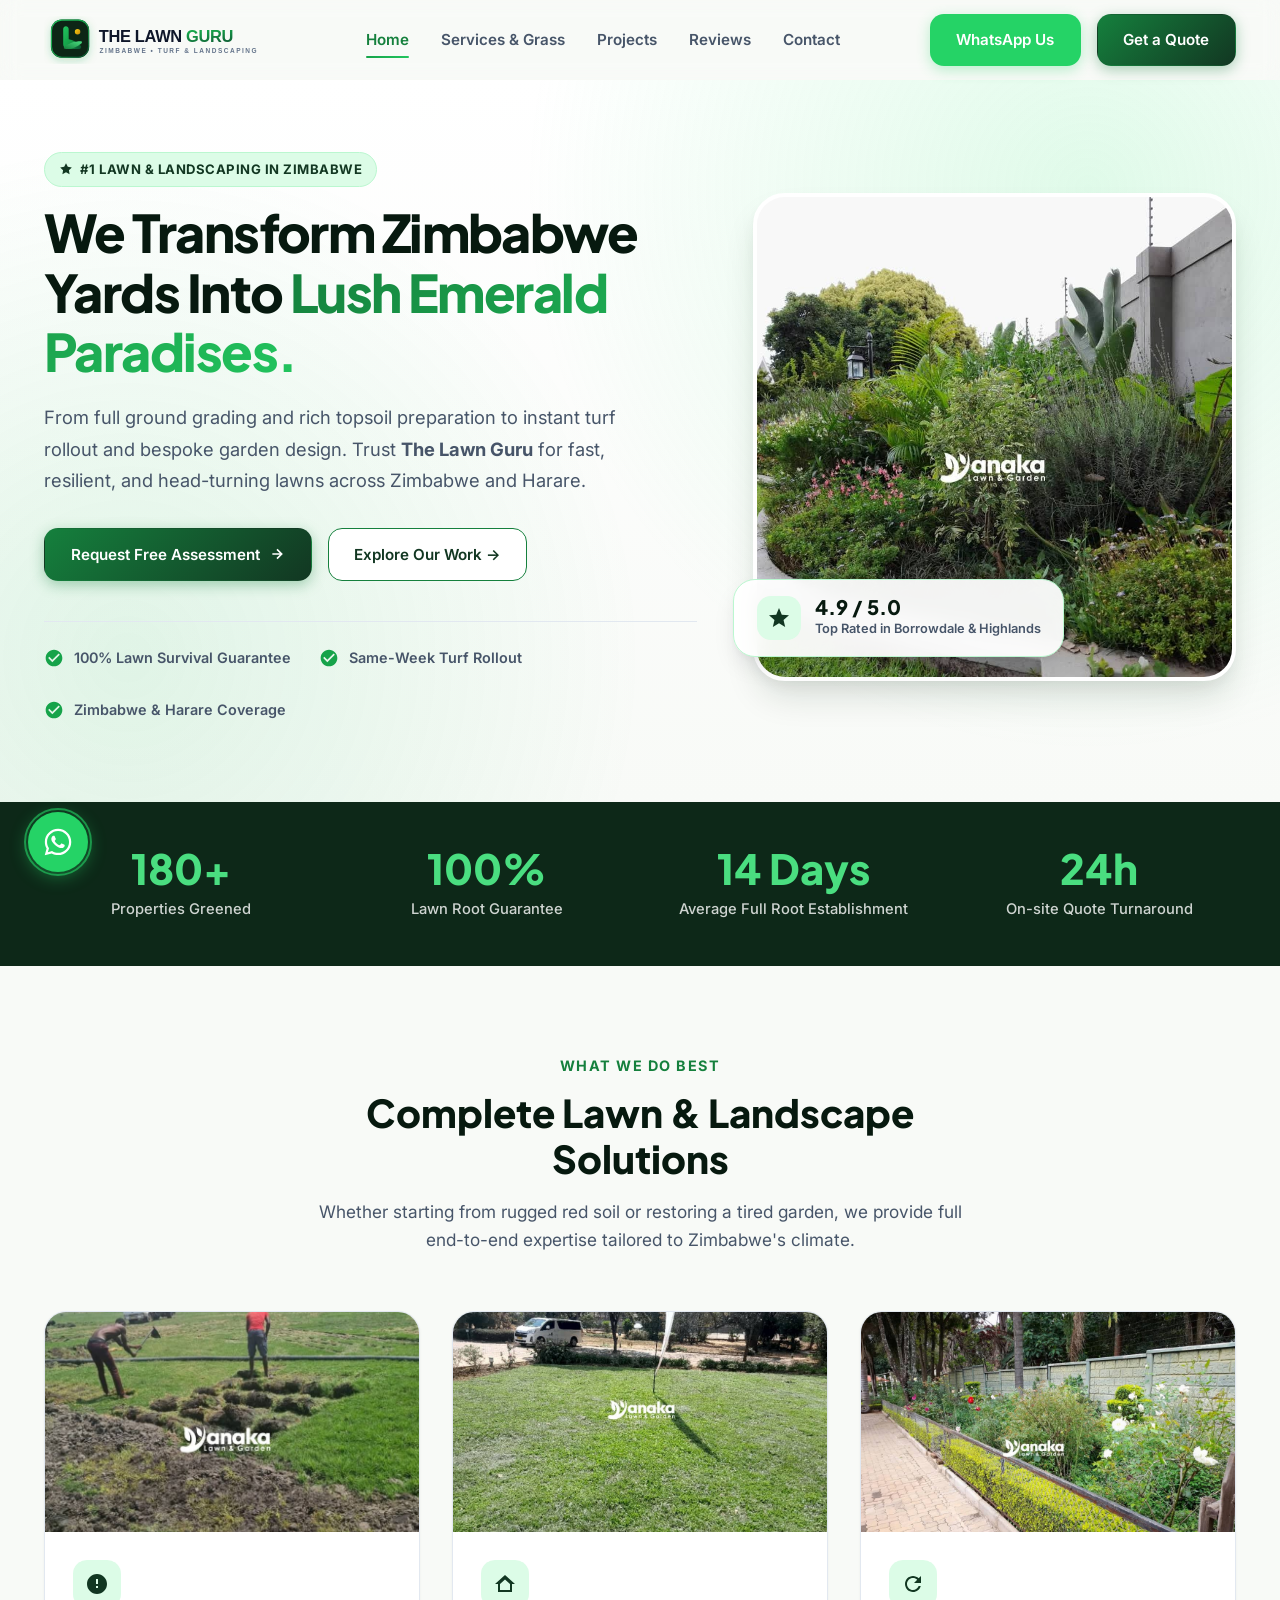
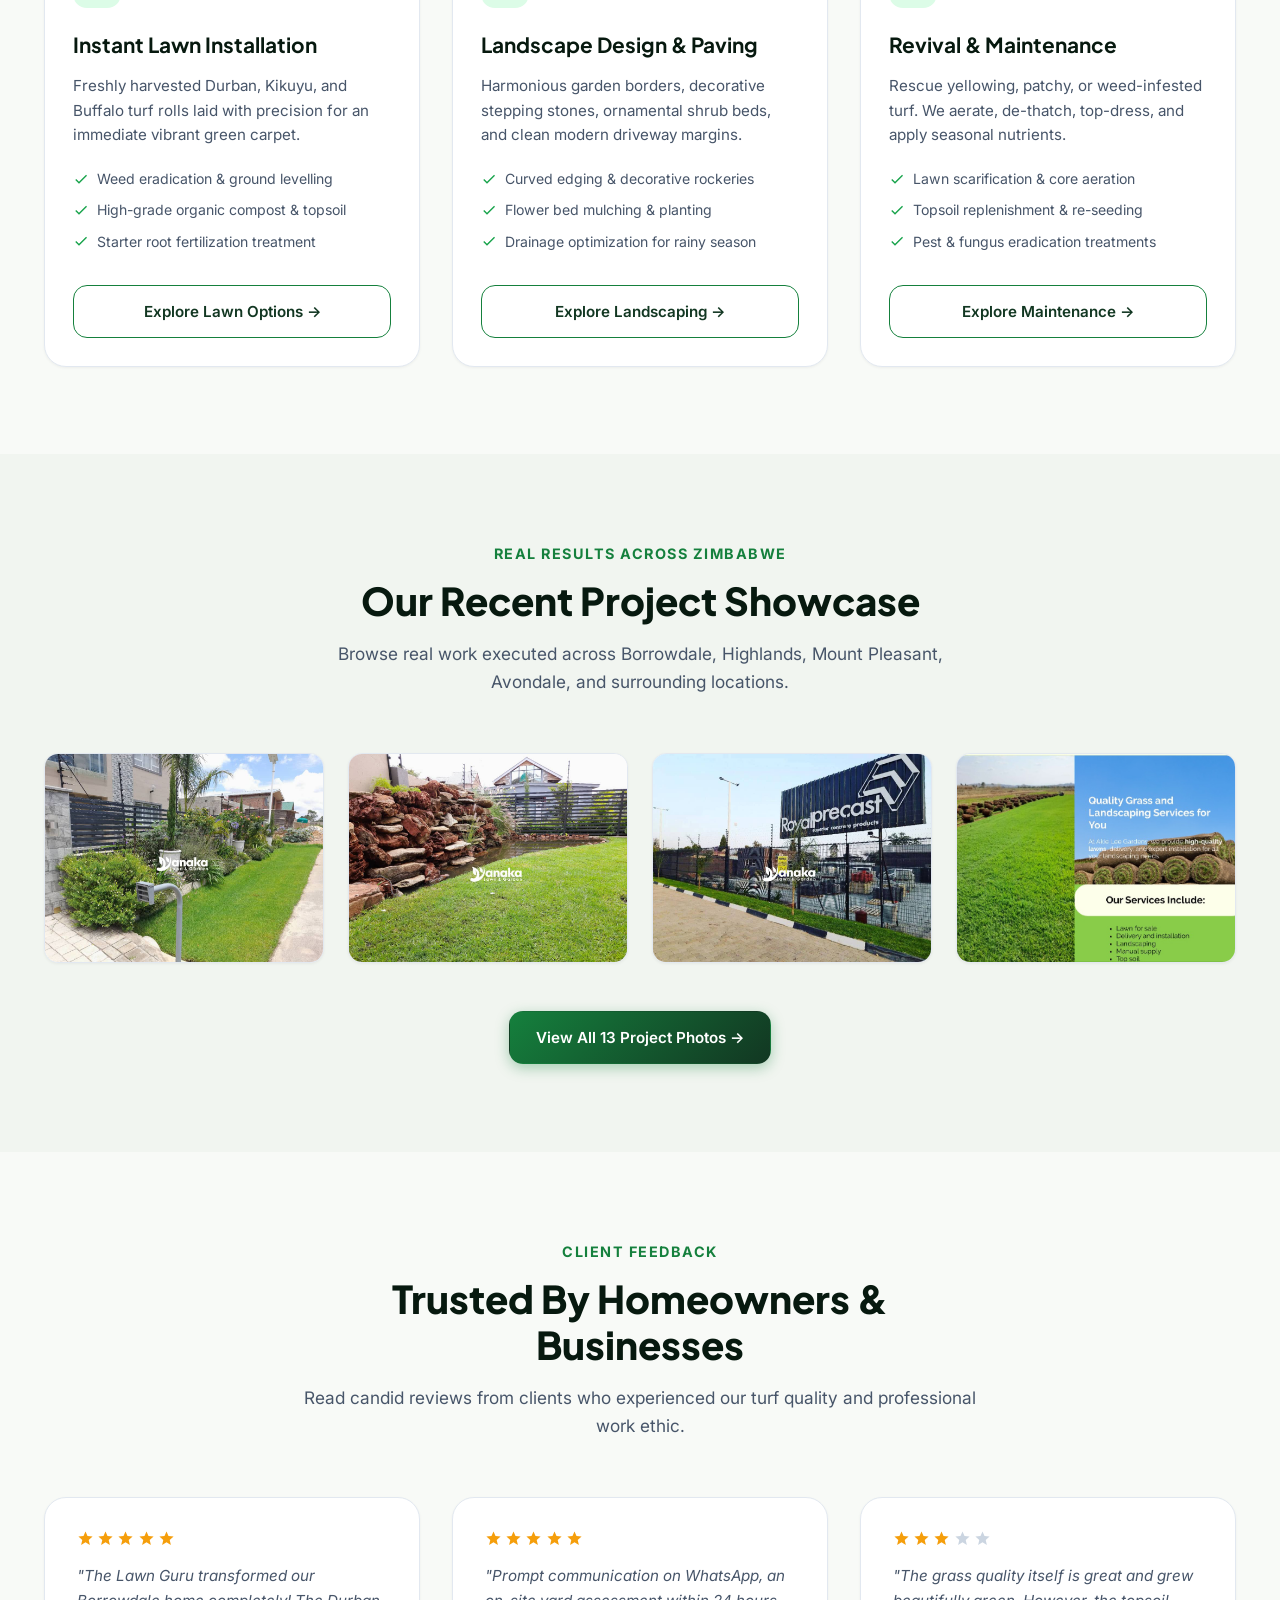
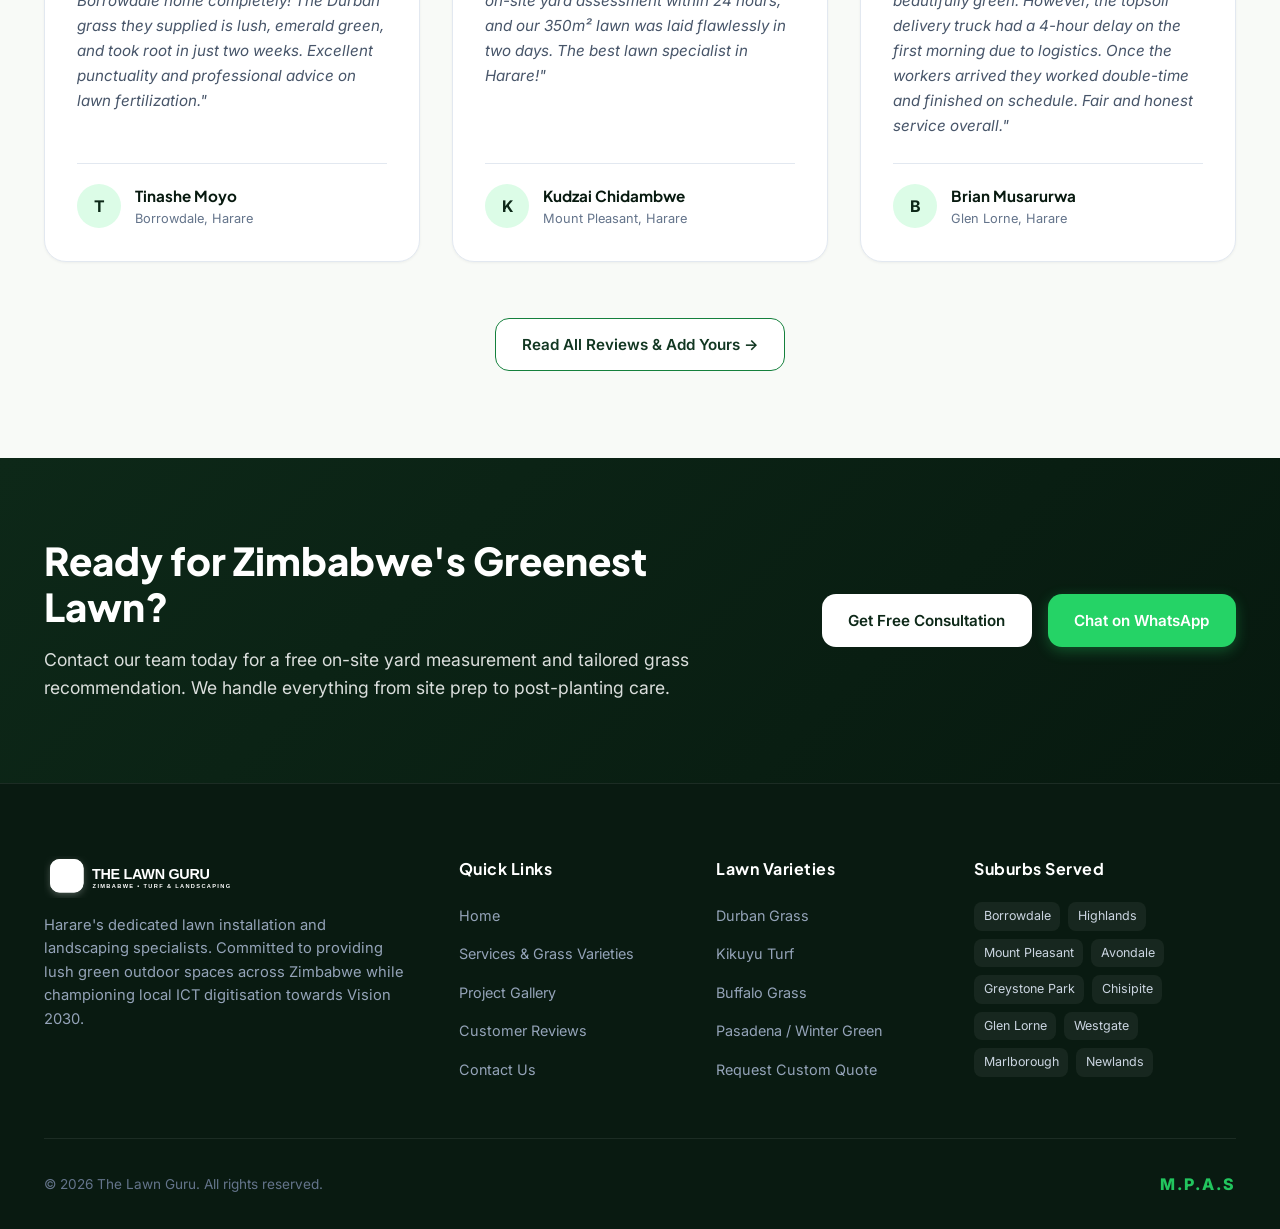
<file: index.html>
<!DOCTYPE html>
<html lang="en">
<head>
  <meta charset="UTF-8">
  <meta name="viewport" content="width=device-width, initial-scale=1.0">
  <title>The Lawn Guru | Harare's Premier Lawn Installation & Landscaping Specialists</title>
  <meta name="description" content="Harare's #1 lawn installation, turf laying, and landscaping experts. Supplying Durban, Kikuyu, and Buffalo grass with professional ground prep and yard care across Harare, Zimbabwe.">
  <meta name="keywords" content="lawn installation Harare, landscaping Harare, instant lawn Zimbabwe, turf suppliers Harare, garden maintenance Zimbabwe, The Lawn Guru">
  
  <!-- Open Graph / Facebook -->
  <meta property="og:type" content="website">
  <meta property="og:title" content="The Lawn Guru | Harare Lawn & Landscaping">
  <meta property="og:description" content="Transform your yard into an emerald oasis. Instant lawn installation and professional landscaping in Harare, Zimbabwe.">
  <meta property="og:image" content="picss/IMG-20260917-WA0035.jpg">
  
  <!-- Favicon -->
  <link rel="icon" type="image/svg+xml" href="assets/icon.svg">
  
  <!-- Stylesheets -->
  <link rel="stylesheet" href="css/style.css?v=4">

  <!-- Schema.org JSON-LD for Google SEO -->
  <script type="application/ld+json">
  {
    "@context": "https://schema.org",
    "@type": "HomeAndConstructionBusiness",
    "name": "The Lawn Guru",
    "url": "https://thelawnguru.vercel.app",
    "logo": "assets/logo.svg",
    "image": "picss/IMG-20260917-WA0035.jpg",
    "description": "Harare's premier lawn installation, turf laying, and landscaping specialists.",
    "address": {
      "@type": "PostalAddress",
      "addressLocality": "Harare",
      "addressCountry": "ZW"
    },
    "geo": {
      "@type": "GeoCoordinates",
      "latitude": "-17.8252",
      "longitude": "31.0335"
    },
    "telephone": "+263771234567",
    "openingHours": "Mo-Sa 07:30-17:30",
    "priceRange": "$$"
  }
  </script>
</head>
<body>

  <!-- =========================================================================
       First-Time Visitor Turf Rollout Splash (Idea 1 + Idea 6)
       ========================================================================= -->
  <div class="turf-splash-overlay" id="turfSplashOverlay" aria-hidden="true">
    <div class="splash-content-box">
      <div class="splash-logo-badge">
        <img src="assets/icon.svg" alt="The Lawn Guru Mark">
      </div>
      <div class="splash-brand-title">THE LAWN <span>GURU</span></div>
      <div class="splash-brand-sub">ZIMBABWE &bull; TURF &amp; LANDSCAPING</div>
      <div class="splash-loader-line">
        <div class="splash-loader-progress"></div>
      </div>
      <div class="splash-tap-hint">Tap anywhere to enter</div>
    </div>
  </div>

  <!-- =========================================================================
       Site Header & Navigation
       ========================================================================= -->
  <header class="site-header" id="siteHeader">
    <div class="container nav-wrapper">
      <a href="index.html" class="brand-link" aria-label="The Lawn Guru Home">
        <img src="assets/logo.svg" alt="The Lawn Guru Logo" class="brand-logo-img">
      </a>

      <nav aria-label="Main Navigation">
        <ul class="nav-links">
          <li><a href="index.html" class="nav-link active">Home</a></li>
          <li><a href="services.html" class="nav-link">Services &amp; Grass</a></li>
          <li><a href="gallery.html" class="nav-link">Projects</a></li>
          <li><a href="reviews.html" class="nav-link">Reviews</a></li>
          <li><a href="contact.html" class="nav-link">Contact</a></li>
        </ul>
      </nav>

      <div class="nav-actions">
        <a href="https://wa.me/263771234567?text=Hi%20The%20Lawn%20Guru%2C%20I%20would%20like%20a%20quote%20for%20lawn%20installation" class="btn btn-whatsapp" target="_blank" rel="noopener">
          WhatsApp Us
        </a>
        <a href="contact.html" class="btn btn-primary">Get a Quote</a>
      </div>

      <button class="mobile-toggle" aria-label="Open Navigation Menu">
        <svg viewBox="0 0 24 24" fill="none" stroke="currentColor" stroke-width="2.2" stroke-linecap="round" stroke-linejoin="round">
          <line x1="3" y1="12" x2="21" y2="12"></line>
          <line x1="3" y1="6" x2="21" y2="6"></line>
          <line x1="3" y1="18" x2="21" y2="18"></line>
        </svg>
      </button>
    </div>

    <!-- Mobile Drawer -->
    <div class="mobile-nav-drawer" id="mobileDrawer">
      <a href="index.html">Home</a>
      <a href="services.html">Services &amp; Grass Varieties</a>
      <a href="gallery.html">Projects Gallery</a>
      <a href="reviews.html">Customer Reviews</a>
      <a href="contact.html">Contact Us</a>
      <a href="https://wa.me/263771234567" target="_blank" style="color: #16a34a;">Chat on WhatsApp &rarr;</a>
    </div>
  </header>

  <!-- =========================================================================
       Hero Section
       ========================================================================= -->
  <section class="hero-section">
    <!-- Ambient Floating Particles (Idea 6) -->
    <div class="hero-ambient-container" id="heroAmbientContainer"></div>

    <div class="container hero-grid">
      <div class="hero-content">
        <div class="badge badge-green">
          <svg width="14" height="14" viewBox="0 0 24 24" fill="currentColor"><path d="M12 2L15.09 8.26L22 9.27L17 14.14L18.18 21.02L12 17.77L5.82 21.02L7 14.14L2 9.27L8.91 8.26L12 2Z"/></svg>
          #1 Lawn &amp; Landscaping in Zimbabwe
        </div>
        
        <h1 class="hero-title">
          We Transform Zimbabwe Yards Into <span class="highlight">Lush Emerald Paradises.</span>
        </h1>
        
        <p class="hero-description">
          From full ground grading and rich topsoil preparation to instant turf rollout and bespoke garden design. Trust <strong>The Lawn Guru</strong> for fast, resilient, and head-turning lawns across Zimbabwe and Harare.
        </p>

        <div class="hero-cta-group">
          <a href="contact.html" class="btn btn-primary">
            Request Free Assessment
            <svg width="16" height="16" viewBox="0 0 24 24" fill="none" stroke="currentColor" stroke-width="2.5"><path d="M5 12h14M12 5l7 7-7 7"/></svg>
          </a>
          <a href="gallery.html" class="btn btn-outline">
            Explore Our Work &rarr;
          </a>
        </div>

        <div class="hero-trust-row">
          <div class="trust-item">
            <svg class="trust-icon" viewBox="0 0 24 24" fill="currentColor"><path d="M12 2C6.48 2 2 6.48 2 12s4.48 10 10 10 10-4.48 10-10S17.52 2 12 2zm-2 15l-5-5 1.41-1.41L10 14.17l7.59-7.59L19 8l-9 9z"/></svg>
            100% Lawn Survival Guarantee
          </div>
          <div class="trust-item">
            <svg class="trust-icon" viewBox="0 0 24 24" fill="currentColor"><path d="M12 2C6.48 2 2 6.48 2 12s4.48 10 10 10 10-4.48 10-10S17.52 2 12 2zm-2 15l-5-5 1.41-1.41L10 14.17l7.59-7.59L19 8l-9 9z"/></svg>
            Same-Week Turf Rollout
          </div>
          <div class="trust-item">
            <svg class="trust-icon" viewBox="0 0 24 24" fill="currentColor"><path d="M12 2C6.48 2 2 6.48 2 12s4.48 10 10 10 10-4.48 10-10S17.52 2 12 2zm-2 15l-5-5 1.41-1.41L10 14.17l7.59-7.59L19 8l-9 9z"/></svg>
            Zimbabwe &amp; Harare Coverage
          </div>
        </div>
      </div>

      <div class="hero-media-wrapper">
        <div class="hero-image-card">
          <img src="picss/IMG-20260917-WA0035.jpg" alt="Lush green lawn installed in Harare by The Lawn Guru">
        </div>
        <div class="hero-floating-badge">
          <div class="floating-icon-box">
            <svg width="24" height="24" viewBox="0 0 24 24" fill="currentColor"><path d="M12 17.27L18.18 21l-1.64-7.03L22 9.24l-7.19-.61L12 2 9.19 8.63 2 9.24l5.46 4.73L5.82 21z"/></svg>
          </div>
          <div>
            <div class="floating-text-num">4.9 / 5.0</div>
            <div class="floating-text-label">Top Rated in Borrowdale &amp; Highlands</div>
          </div>
        </div>
      </div>
    </div>
  </section>

  <!-- =========================================================================
       Stats Bar
       ========================================================================= -->
  <section class="stats-section">
    <div class="container stats-grid">
      <div class="stat-item reveal-on-scroll reveal-delay-1">
        <div class="stat-num">180+</div>
        <div class="stat-label">Properties Greened</div>
      </div>
      <div class="stat-item reveal-on-scroll reveal-delay-2">
        <div class="stat-num">100%</div>
        <div class="stat-label">Lawn Root Guarantee</div>
      </div>
      <div class="stat-item reveal-on-scroll reveal-delay-3">
        <div class="stat-num">14 Days</div>
        <div class="stat-label">Average Full Root Establishment</div>
      </div>
      <div class="stat-item reveal-on-scroll reveal-delay-4">
        <div class="stat-num">24h</div>
        <div class="stat-label">On-site Quote Turnaround</div>
      </div>
    </div>
  </section>

  <!-- =========================================================================
       Core Services Highlights
       ========================================================================= -->
  <section class="section">
    <div class="container">
      <div class="section-header reveal-on-scroll">
        <span class="section-subtitle">What We Do Best</span>
        <h2 class="section-title">Complete Lawn &amp; Landscape Solutions</h2>
        <p class="section-intro">
          Whether starting from rugged red soil or restoring a tired garden, we provide full end-to-end expertise tailored to Zimbabwe's climate.
        </p>
      </div>

      <div class="services-grid">
        <!-- Service 1 -->
        <div class="service-card reveal-on-scroll reveal-delay-1">
          <div class="service-card-image">
            <img src="picss/IMG-20260917-WA0037.jpg" alt="Instant Lawn Laying">
          </div>
          <div class="service-card-body">
            <div class="service-icon-box">
              <svg width="24" height="24" viewBox="0 0 24 24" fill="currentColor"><path d="M12 2C6.48 2 2 6.48 2 12s4.48 10 10 10 10-4.48 10-10S17.52 2 12 2zm1 14h-2v-2h2v2zm0-4h-2V7h2v5z"/></svg>
            </div>
            <h3 class="service-card-title">Instant Lawn Installation</h3>
            <p class="service-card-text">
              Freshly harvested Durban, Kikuyu, and Buffalo turf rolls laid with precision for an immediate vibrant green carpet.
            </p>
            <ul class="service-features-list">
              <li><svg viewBox="0 0 24 24" fill="currentColor"><path d="M9 16.17L4.83 12l-1.42 1.41L9 19 21 7l-1.41-1.41z"/></svg> Weed eradication &amp; ground levelling</li>
              <li><svg viewBox="0 0 24 24" fill="currentColor"><path d="M9 16.17L4.83 12l-1.42 1.41L9 19 21 7l-1.41-1.41z"/></svg> High-grade organic compost &amp; topsoil</li>
              <li><svg viewBox="0 0 24 24" fill="currentColor"><path d="M9 16.17L4.83 12l-1.42 1.41L9 19 21 7l-1.41-1.41z"/></svg> Starter root fertilization treatment</li>
            </ul>
            <a href="services.html" class="btn btn-outline" style="margin-top: auto;">Explore Lawn Options &rarr;</a>
          </div>
        </div>

        <!-- Service 2 -->
        <div class="service-card reveal-on-scroll reveal-delay-2">
          <div class="service-card-image">
            <img src="picss/IMG-20260917-WA0038.jpg" alt="Custom Landscaping">
          </div>
          <div class="service-card-body">
            <div class="service-icon-box">
              <svg width="24" height="24" viewBox="0 0 24 24" fill="currentColor"><path d="M12 3L2 12h3v8h14v-8h3L12 3zm0 4.5l5 4.5v6H7v-6l5-4.5z"/></svg>
            </div>
            <h3 class="service-card-title">Landscape Design &amp; Paving</h3>
            <p class="service-card-text">
              Harmonious garden borders, decorative stepping stones, ornamental shrub beds, and clean modern driveway margins.
            </p>
            <ul class="service-features-list">
              <li><svg viewBox="0 0 24 24" fill="currentColor"><path d="M9 16.17L4.83 12l-1.42 1.41L9 19 21 7l-1.41-1.41z"/></svg> Curved edging &amp; decorative rockeries</li>
              <li><svg viewBox="0 0 24 24" fill="currentColor"><path d="M9 16.17L4.83 12l-1.42 1.41L9 19 21 7l-1.41-1.41z"/></svg> Flower bed mulching &amp; planting</li>
              <li><svg viewBox="0 0 24 24" fill="currentColor"><path d="M9 16.17L4.83 12l-1.42 1.41L9 19 21 7l-1.41-1.41z"/></svg> Drainage optimization for rainy season</li>
            </ul>
            <a href="services.html" class="btn btn-outline" style="margin-top: auto;">Explore Landscaping &rarr;</a>
          </div>
        </div>

        <!-- Service 3 -->
        <div class="service-card reveal-on-scroll reveal-delay-3">
          <div class="service-card-image">
            <img src="picss/IMG-20260917-WA0043.jpg" alt="Lawn Care & Revival">
          </div>
          <div class="service-card-body">
            <div class="service-icon-box">
              <svg width="24" height="24" viewBox="0 0 24 24" fill="currentColor"><path d="M17.65 6.35C16.2 4.9 14.21 4 12 4c-4.42 0-7.99 3.58-7.99 8s3.57 8 7.99 8c3.73 0 6.84-2.55 7.73-6h-2.08c-.82 2.33-3.04 4-5.65 4-3.31 0-6-2.69-6-6s2.69-6 6-6c1.66 0 3.14.69 4.22 1.78L13 11h7V4l-2.35 2.35z"/></svg>
            </div>
            <h3 class="service-card-title">Revival &amp; Maintenance</h3>
            <p class="service-card-text">
              Rescue yellowing, patchy, or weed-infested turf. We aerate, de-thatch, top-dress, and apply seasonal nutrients.
            </p>
            <ul class="service-features-list">
              <li><svg viewBox="0 0 24 24" fill="currentColor"><path d="M9 16.17L4.83 12l-1.42 1.41L9 19 21 7l-1.41-1.41z"/></svg> Lawn scarification &amp; core aeration</li>
              <li><svg viewBox="0 0 24 24" fill="currentColor"><path d="M9 16.17L4.83 12l-1.42 1.41L9 19 21 7l-1.41-1.41z"/></svg> Topsoil replenishment &amp; re-seeding</li>
              <li><svg viewBox="0 0 24 24" fill="currentColor"><path d="M9 16.17L4.83 12l-1.42 1.41L9 19 21 7l-1.41-1.41z"/></svg> Pest &amp; fungus eradication treatments</li>
            </ul>
            <a href="services.html" class="btn btn-outline" style="margin-top: auto;">Explore Maintenance &rarr;</a>
          </div>
        </div>
      </div>
    </div>
  </section>

  <!-- =========================================================================
       Recent Zimbabwe Projects Preview
       ========================================================================= -->
  <section class="section section-muted">
    <div class="container">
      <div class="section-header reveal-on-scroll">
        <span class="section-subtitle">Real Results Across Zimbabwe</span>
        <h2 class="section-title">Our Recent Project Showcase</h2>
        <p class="section-intro">
          Browse real work executed across Borrowdale, Highlands, Mount Pleasant, Avondale, and surrounding locations.
        </p>
      </div>

      <div class="gallery-grid">
        <div class="gallery-item reveal-on-scroll reveal-delay-1">
          <img src="picss/IMG-20260917-WA0031.jpg" alt="Lawn laying project in Borrowdale">
          <div class="gallery-overlay">
            <span class="gallery-tag">Borrowdale</span>
            <h4 class="gallery-title">Fresh Durban Turf Rollout</h4>
          </div>
        </div>
        <div class="gallery-item reveal-on-scroll reveal-delay-2">
          <img src="picss/IMG-20260917-WA0033.jpg" alt="Landscaping and paving in Highlands">
          <div class="gallery-overlay">
            <span class="gallery-tag">Highlands</span>
            <h4 class="gallery-title">Driveway Lawn &amp; Stone Edging</h4>
          </div>
        </div>
        <div class="gallery-item reveal-on-scroll reveal-delay-3">
          <img src="picss/IMG-20260917-WA0041.jpg" alt="Emerald lawn in Greystone Park">
          <div class="gallery-overlay">
            <span class="gallery-tag">Greystone Park</span>
            <h4 class="gallery-title">Front Yard Greening &amp; Levelling</h4>
          </div>
        </div>
        <div class="gallery-item reveal-on-scroll reveal-delay-4">
          <img src="picss/IMG-20260917-WA0052.jpg" alt="Complete garden transformation in Mount Pleasant">
          <div class="gallery-overlay">
            <span class="gallery-tag">Mount Pleasant</span>
            <h4 class="gallery-title">Estate Turf Rollout &amp; Flowerbeds</h4>
          </div>
        </div>
      </div>

      <div style="text-align: center; margin-top: 3rem;" class="reveal-on-scroll">
        <a href="gallery.html" class="btn btn-primary">View All 13 Project Photos &rarr;</a>
      </div>
    </div>
  </section>

  <!-- =========================================================================
       Featured Reviews Highlight
       ========================================================================= -->
  <section class="section">
    <div class="container">
      <div class="section-header reveal-on-scroll">
        <span class="section-subtitle">Client Feedback</span>
        <h2 class="section-title">Trusted By Homeowners &amp; Businesses</h2>
        <p class="section-intro">
          Read candid reviews from clients who experienced our turf quality and professional work ethic.
        </p>
      </div>

      <div class="reviews-grid">
        <!-- Review 1 -->
        <div class="review-card reveal-on-scroll reveal-delay-1">
          <div class="review-stars">
            <svg viewBox="0 0 24 24"><path d="M12 17.27L18.18 21l-1.64-7.03L22 9.24l-7.19-.61L12 2 9.19 8.63 2 9.24l5.46 4.73L5.82 21z"/></svg>
            <svg viewBox="0 0 24 24"><path d="M12 17.27L18.18 21l-1.64-7.03L22 9.24l-7.19-.61L12 2 9.19 8.63 2 9.24l5.46 4.73L5.82 21z"/></svg>
            <svg viewBox="0 0 24 24"><path d="M12 17.27L18.18 21l-1.64-7.03L22 9.24l-7.19-.61L12 2 9.19 8.63 2 9.24l5.46 4.73L5.82 21z"/></svg>
            <svg viewBox="0 0 24 24"><path d="M12 17.27L18.18 21l-1.64-7.03L22 9.24l-7.19-.61L12 2 9.19 8.63 2 9.24l5.46 4.73L5.82 21z"/></svg>
            <svg viewBox="0 0 24 24"><path d="M12 17.27L18.18 21l-1.64-7.03L22 9.24l-7.19-.61L12 2 9.19 8.63 2 9.24l5.46 4.73L5.82 21z"/></svg>
          </div>
          <p class="review-text">"The Lawn Guru transformed our Borrowdale home completely! The Durban grass they supplied is lush, emerald green, and took root in just two weeks. Excellent punctuality and professional advice on lawn fertilization."</p>
          <div class="review-author-row">
            <div class="author-avatar">T</div>
            <div class="author-info">
              <div class="author-name">Tinashe Moyo</div>
              <div class="author-location">Borrowdale, Harare</div>
            </div>
          </div>
        </div>

        <!-- Review 2 -->
        <div class="review-card reveal-on-scroll reveal-delay-2">
          <div class="review-stars">
            <svg viewBox="0 0 24 24"><path d="M12 17.27L18.18 21l-1.64-7.03L22 9.24l-7.19-.61L12 2 9.19 8.63 2 9.24l5.46 4.73L5.82 21z"/></svg>
            <svg viewBox="0 0 24 24"><path d="M12 17.27L18.18 21l-1.64-7.03L22 9.24l-7.19-.61L12 2 9.19 8.63 2 9.24l5.46 4.73L5.82 21z"/></svg>
            <svg viewBox="0 0 24 24"><path d="M12 17.27L18.18 21l-1.64-7.03L22 9.24l-7.19-.61L12 2 9.19 8.63 2 9.24l5.46 4.73L5.82 21z"/></svg>
            <svg viewBox="0 0 24 24"><path d="M12 17.27L18.18 21l-1.64-7.03L22 9.24l-7.19-.61L12 2 9.19 8.63 2 9.24l5.46 4.73L5.82 21z"/></svg>
            <svg viewBox="0 0 24 24"><path d="M12 17.27L18.18 21l-1.64-7.03L22 9.24l-7.19-.61L12 2 9.19 8.63 2 9.24l5.46 4.73L5.82 21z"/></svg>
          </div>
          <p class="review-text">"Prompt communication on WhatsApp, an on-site yard assessment within 24 hours, and our 350m² lawn was laid flawlessly in two days. The best lawn specialist in Harare!"</p>
          <div class="review-author-row">
            <div class="author-avatar">K</div>
            <div class="author-info">
              <div class="author-name">Kudzai Chidambwe</div>
              <div class="author-location">Mount Pleasant, Harare</div>
            </div>
          </div>
        </div>

        <!-- Review 3 (Realistic Average Review) -->
        <div class="review-card reveal-on-scroll reveal-delay-3">
          <div class="review-stars">
            <svg viewBox="0 0 24 24"><path d="M12 17.27L18.18 21l-1.64-7.03L22 9.24l-7.19-.61L12 2 9.19 8.63 2 9.24l5.46 4.73L5.82 21z"/></svg>
            <svg viewBox="0 0 24 24"><path d="M12 17.27L18.18 21l-1.64-7.03L22 9.24l-7.19-.61L12 2 9.19 8.63 2 9.24l5.46 4.73L5.82 21z"/></svg>
            <svg viewBox="0 0 24 24"><path d="M12 17.27L18.18 21l-1.64-7.03L22 9.24l-7.19-.61L12 2 9.19 8.63 2 9.24l5.46 4.73L5.82 21z"/></svg>
            <svg style="color: #cbd5e1;" viewBox="0 0 24 24"><path d="M12 17.27L18.18 21l-1.64-7.03L22 9.24l-7.19-.61L12 2 9.19 8.63 2 9.24l5.46 4.73L5.82 21z"/></svg>
            <svg style="color: #cbd5e1;" viewBox="0 0 24 24"><path d="M12 17.27L18.18 21l-1.64-7.03L22 9.24l-7.19-.61L12 2 9.19 8.63 2 9.24l5.46 4.73L5.82 21z"/></svg>
          </div>
          <p class="review-text">"The grass quality itself is great and grew beautifully green. However, the topsoil delivery truck had a 4-hour delay on the first morning due to logistics. Once the workers arrived they worked double-time and finished on schedule. Fair and honest service overall."</p>
          <div class="review-author-row">
            <div class="author-avatar">B</div>
            <div class="author-info">
              <div class="author-name">Brian Musarurwa</div>
              <div class="author-location">Glen Lorne, Harare</div>
            </div>
          </div>
        </div>
      </div>

      <div style="text-align: center; margin-top: 2rem;" class="reveal-on-scroll">
        <a href="reviews.html" class="btn btn-outline">Read All Reviews &amp; Add Yours &rarr;</a>
      </div>
    </div>
  </section>

  <!-- =========================================================================
       Call to Action Banner
       ========================================================================= -->
  <section class="cta-banner-section">
    <div class="container cta-banner-box reveal-on-scroll">
      <div class="cta-banner-content">
        <h2 class="cta-banner-title">Ready for Zimbabwe's Greenest Lawn?</h2>
        <p class="cta-banner-desc">
          Contact our team today for a free on-site yard measurement and tailored grass recommendation. We handle everything from site prep to post-planting care.
        </p>
      </div>
      <div class="cta-banner-buttons">
        <a href="contact.html" class="btn btn-white">Get Free Consultation</a>
        <a href="https://wa.me/263771234567" class="btn btn-whatsapp" target="_blank" rel="noopener">Chat on WhatsApp</a>
      </div>
    </div>
  </section>

  <!-- =========================================================================
       Footer
       ========================================================================= -->
  <footer class="site-footer">
    <div class="container">
      <div class="footer-grid">
        <div class="footer-brand">
          <img src="assets/logo.svg" alt="The Lawn Guru" style="height: 42px; filter: brightness(0) invert(1);">
          <p>
            Harare's dedicated lawn installation and landscaping specialists. Committed to providing lush green outdoor spaces across Zimbabwe while championing local ICT digitisation towards Vision 2030.
          </p>
        </div>

        <div>
          <h4 class="footer-heading">Quick Links</h4>
          <ul class="footer-links">
            <li><a href="index.html">Home</a></li>
            <li><a href="services.html">Services &amp; Grass Varieties</a></li>
            <li><a href="gallery.html">Project Gallery</a></li>
            <li><a href="reviews.html">Customer Reviews</a></li>
            <li><a href="contact.html">Contact Us</a></li>
          </ul>
        </div>

        <div>
          <h4 class="footer-heading">Lawn Varieties</h4>
          <ul class="footer-links">
            <li><a href="services.html#varieties">Durban Grass</a></li>
            <li><a href="services.html#varieties">Kikuyu Turf</a></li>
            <li><a href="services.html#varieties">Buffalo Grass</a></li>
            <li><a href="services.html#varieties">Pasadena / Winter Green</a></li>
            <li><a href="contact.html">Request Custom Quote</a></li>
          </ul>
        </div>

        <div>
          <h4 class="footer-heading">Suburbs Served</h4>
          <div class="suburbs-tags">
            <span class="suburb-tag">Borrowdale</span>
            <span class="suburb-tag">Highlands</span>
            <span class="suburb-tag">Mount Pleasant</span>
            <span class="suburb-tag">Avondale</span>
            <span class="suburb-tag">Greystone Park</span>
            <span class="suburb-tag">Chisipite</span>
            <span class="suburb-tag">Glen Lorne</span>
            <span class="suburb-tag">Westgate</span>
            <span class="suburb-tag">Marlborough</span>
            <span class="suburb-tag">Newlands</span>
          </div>
        </div>
      </div>

      <div class="footer-bottom">
        <div>
          &copy; 2026 The Lawn Guru. All rights reserved.
        </div>
        <div style="font-size: 1rem; color: #22c55e; font-weight: 800; letter-spacing: 2px;">
          M.P.A.S
        </div>
      </div>
    </div>
  </footer>

  <!-- Floating WhatsApp CTA -->
  <a href="https://wa.me/263771234567?text=Hi%20The%20Lawn%20Guru%2C%20I%20would%20like%20a%20quote%20for%20my%20yard%20in%20Harare" class="floating-whatsapp" target="_blank" rel="noopener" aria-label="Chat with The Lawn Guru on WhatsApp">
    <svg width="32" height="32" viewBox="0 0 24 24" fill="currentColor"><path d="M12.04 2c-5.46 0-9.91 4.45-9.91 9.91 0 1.75.46 3.45 1.32 4.95L2.05 22l5.25-1.38c1.45.79 3.08 1.21 4.74 1.21 5.46 0 9.91-4.45 9.91-9.91 0-5.46-4.45-9.92-9.91-9.92zM12.04 20.15c-1.48 0-2.93-.4-4.2-1.15l-.3-.18-3.12.82.83-3.04-.2-.31c-.82-1.31-1.26-2.83-1.26-4.38 0-4.54 3.7-8.24 8.25-8.24 4.54 0 8.24 3.7 8.24 8.24 0 4.54-3.7 8.24-8.24 8.24zm4.52-6.18c-.25-.12-1.47-.72-1.7-.81-.23-.08-.39-.12-.56.12-.17.25-.64.81-.79.97-.14.17-.29.19-.54.06-.25-.12-1.05-.39-1.99-1.23-.74-.66-1.23-1.47-1.38-1.72-.14-.25-.02-.38.11-.51.11-.11.25-.29.37-.43.12-.15.17-.25.25-.41.08-.17.04-.31-.02-.43-.06-.12-.56-1.34-.76-1.84-.2-.48-.41-.42-.56-.43h-.48c-.17 0-.43.06-.66.31-.22.25-.86.84-.86 2.05s.88 2.38 1 2.54c.12.17 1.73 2.65 4.2 3.71.59.25 1.05.41 1.41.52.59.19 1.13.16 1.56.1.48-.07 1.47-.6 1.68-1.18.21-.58.21-1.07.15-1.18-.07-.12-.23-.19-.48-.31z"/></svg>
  </a>

  <!-- Script -->
  <script src="js/main.js"></script>
</body>
</html>
</file>
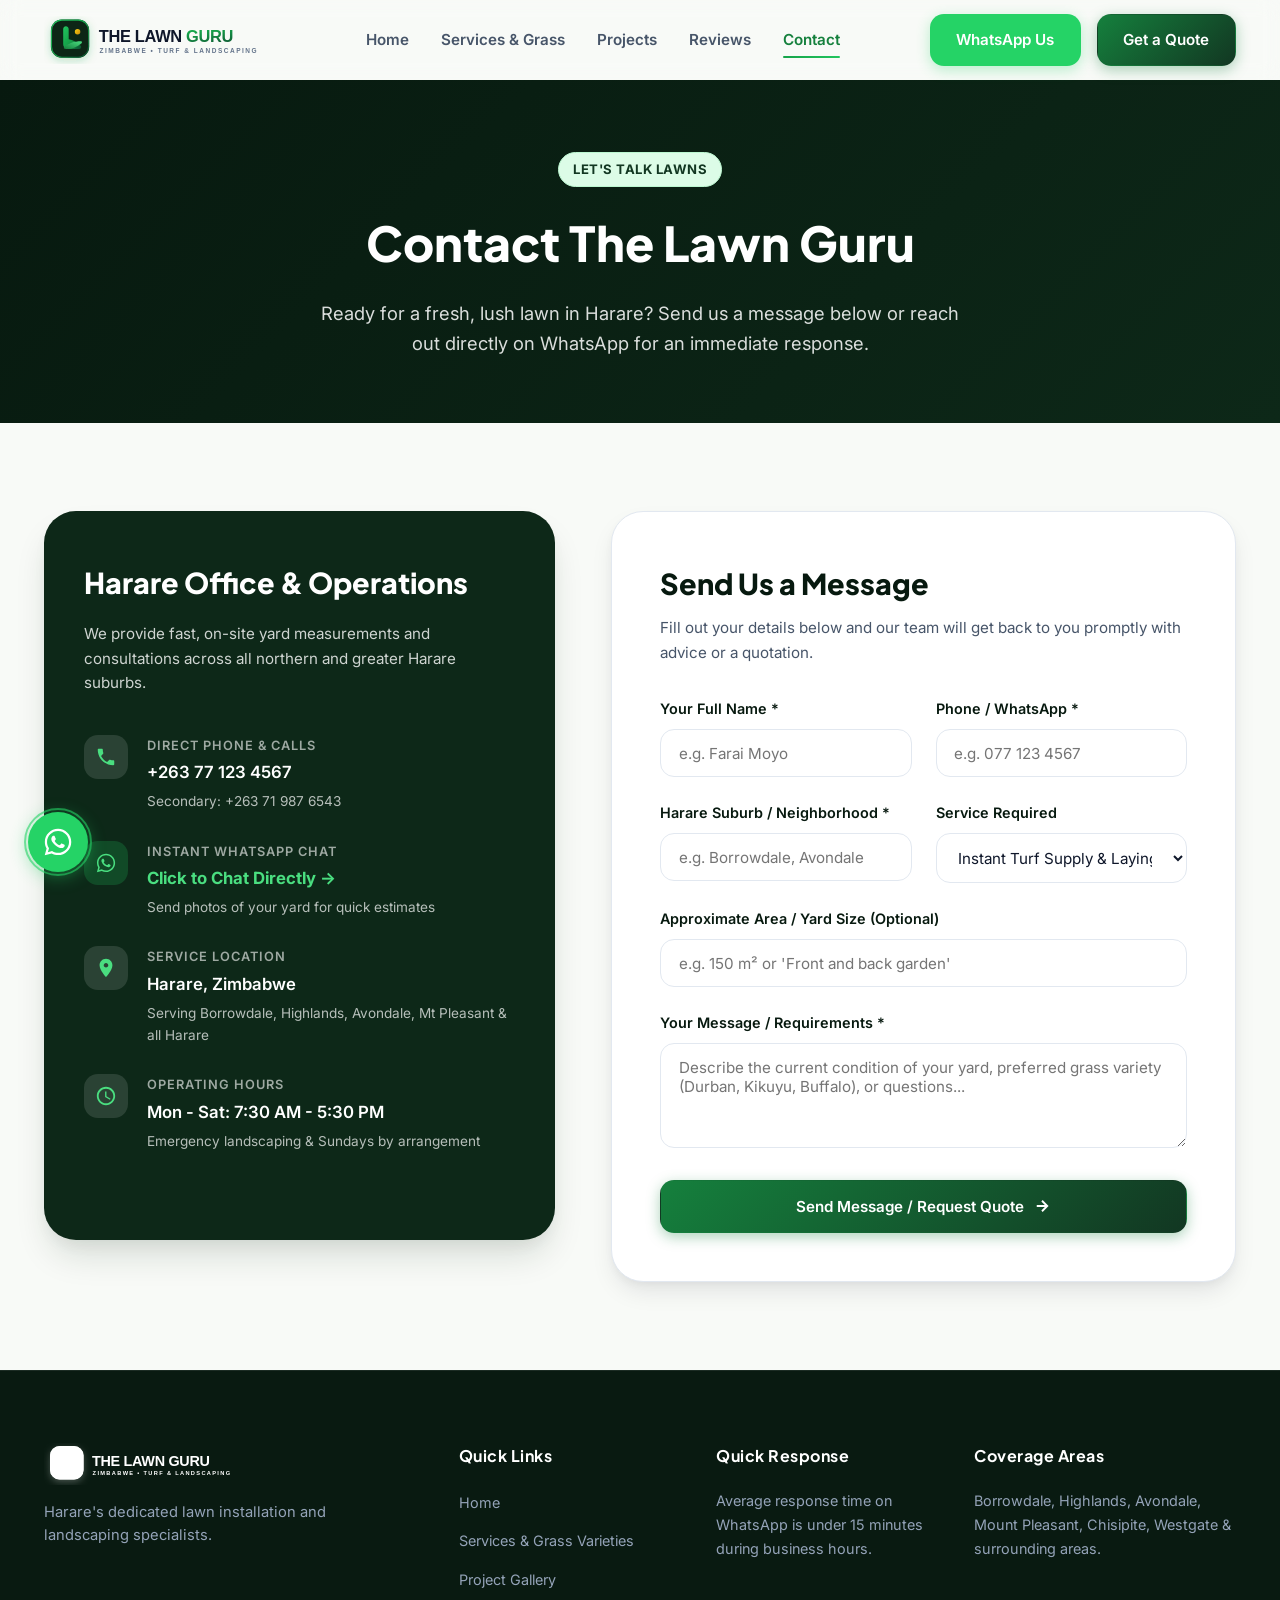
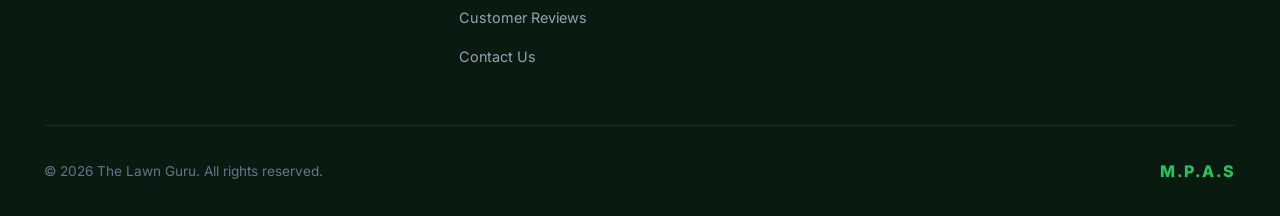
<file: contact.html>
<!DOCTYPE html>
<html lang="en">
<head>
  <meta charset="UTF-8">
  <meta name="viewport" content="width=device-width, initial-scale=1.0">
  <title>Contact Us | The Lawn Guru Harare</title>
  <meta name="description" content="Get in touch with The Lawn Guru in Harare, Zimbabwe. Request a free on-site yard assessment, inquire about turf varieties, or chat directly on WhatsApp.">
  
  <link rel="icon" type="image/svg+xml" href="assets/icon.svg">
  <link rel="stylesheet" href="css/style.css?v=4">

  <script type="application/ld+json">
  {
    "@context": "https://schema.org",
    "@type": "ContactPage",
    "name": "Contact The Lawn Guru",
    "description": "Contact Harare's lawn installation and landscaping specialists.",
    "mainEntity": {
      "@type": "HomeAndConstructionBusiness",
      "name": "The Lawn Guru",
      "telephone": "+263771234567",
      "address": {
        "@type": "PostalAddress",
        "addressLocality": "Harare",
        "addressCountry": "ZW"
      }
    }
  }
  </script>
</head>
<body>

  <!-- Site Header -->
  <header class="site-header" id="siteHeader">
    <div class="container nav-wrapper">
      <a href="index.html" class="brand-link" aria-label="The Lawn Guru Home">
        <img src="assets/logo.svg" alt="The Lawn Guru Logo" class="brand-logo-img">
      </a>

      <nav aria-label="Main Navigation">
        <ul class="nav-links">
          <li><a href="index.html" class="nav-link">Home</a></li>
          <li><a href="services.html" class="nav-link">Services &amp; Grass</a></li>
          <li><a href="gallery.html" class="nav-link">Projects</a></li>
          <li><a href="reviews.html" class="nav-link">Reviews</a></li>
          <li><a href="contact.html" class="nav-link active">Contact</a></li>
        </ul>
      </nav>

      <div class="nav-actions">
        <a href="https://wa.me/263771234567?text=Hi%20The%20Lawn%20Guru%2C%20I%20would%20like%20to%20book%20a%20yard%20assessment" class="btn btn-whatsapp" target="_blank" rel="noopener">
          WhatsApp Us
        </a>
        <a href="contact.html" class="btn btn-primary">Get a Quote</a>
      </div>

      <button class="mobile-toggle" aria-label="Open Navigation Menu">
        <svg viewBox="0 0 24 24" fill="none" stroke="currentColor" stroke-width="2.2"><line x1="3" y1="12" x2="21" y2="12"></line><line x1="3" y1="6" x2="21" y2="6"></line><line x1="3" y1="18" x2="21" y2="18"></line></svg>
      </button>
    </div>

    <div class="mobile-nav-drawer">
      <a href="index.html">Home</a>
      <a href="services.html">Services &amp; Grass Varieties</a>
      <a href="gallery.html">Projects Gallery</a>
      <a href="reviews.html">Customer Reviews</a>
      <a href="contact.html">Contact Us</a>
      <a href="https://wa.me/263771234567" target="_blank" style="color: #16a34a;">Chat on WhatsApp &rarr;</a>
    </div>
  </header>

  <!-- Banner -->
  <section style="background: linear-gradient(135deg, var(--primary-900) 0%, var(--primary-800) 100%); color: #ffffff; padding: 4.5rem 0 4rem; text-align: center;">
    <div class="container">
      <span class="badge badge-green" style="margin-bottom: 1rem;">Let's Talk Lawns</span>
      <h1 style="font-family: var(--font-heading); font-size: 3rem; font-weight: 800; margin-bottom: 1rem;">
        Contact The Lawn Guru
      </h1>
      <p style="font-size: 1.15rem; color: rgba(255, 255, 255, 0.85); max-width: 650px; margin: 0 auto;">
        Ready for a fresh, lush lawn in Harare? Send us a message below or reach out directly on WhatsApp for an immediate response.
      </p>
    </div>
  </section>

  <!-- Contact Grid Section -->
  <section class="section">
    <div class="container">
      <div class="contact-grid">
        <!-- Left Column: Business Details -->
        <div class="contact-info-card">
          <h2 class="info-title">Harare Office &amp; Operations</h2>
          <p class="info-sub">
            We provide fast, on-site yard measurements and consultations across all northern and greater Harare suburbs.
          </p>

          <div class="contact-method-list">
            <!-- Phone / WhatsApp -->
            <div class="contact-method-item">
              <div class="contact-method-icon">
                <svg width="22" height="22" viewBox="0 0 24 24" fill="currentColor"><path d="M6.62 10.79c1.44 2.83 3.76 5.14 6.59 6.59l2.2-2.2c.27-.27.67-.36 1.02-.24 1.12.37 2.33.57 3.57.57.55 0 1 .45 1 1V20c0 .55-.45 1-1 1-9.39 0-17-7.61-17-17 0-.55.45-1 1-1h3.5c.55 0 1 .45 1 1 0 1.25.2 2.45.57 3.57.11.35.03.74-.25 1.02l-2.2 2.2z"/></svg>
              </div>
              <div>
                <div class="contact-method-title">Direct Phone &amp; Calls</div>
                <div class="contact-method-detail">+263 77 123 4567</div>
                <div style="font-size: 0.85rem; color: rgba(255,255,255,0.7); margin-top: 0.2rem;">Secondary: +263 71 987 6543</div>
              </div>
            </div>

            <!-- WhatsApp Direct -->
            <div class="contact-method-item">
              <div class="contact-method-icon" style="background: rgba(37, 211, 102, 0.2); color: #4ade80;">
                <svg width="22" height="22" viewBox="0 0 24 24" fill="currentColor"><path d="M12.04 2c-5.46 0-9.91 4.45-9.91 9.91 0 1.75.46 3.45 1.32 4.95L2.05 22l5.25-1.38c1.45.79 3.08 1.21 4.74 1.21 5.46 0 9.91-4.45 9.91-9.91 0-5.46-4.45-9.92-9.91-9.92zM12.04 20.15c-1.48 0-2.93-.4-4.2-1.15l-.3-.18-3.12.82.83-3.04-.2-.31c-.82-1.31-1.26-2.83-1.26-4.38 0-4.54 3.7-8.24 8.25-8.24 4.54 0 8.24 3.7 8.24 8.24 0 4.54-3.7 8.24-8.24 8.24zm4.52-6.18c-.25-.12-1.47-.72-1.7-.81-.23-.08-.39-.12-.56.12-.17.25-.64.81-.79.97-.14.17-.29.19-.54.06-.25-.12-1.05-.39-1.99-1.23-.74-.66-1.23-1.47-1.38-1.72-.14-.25-.02-.38.11-.51.11-.11.25-.29.37-.43.12-.15.17-.25.25-.41.08-.17.04-.31-.02-.43-.06-.12-.56-1.34-.76-1.84-.2-.48-.41-.42-.56-.43h-.48c-.17 0-.43.06-.66.31-.22.25-.86.84-.86 2.05s.88 2.38 1 2.54c.12.17 1.73 2.65 4.2 3.71.59.25 1.05.41 1.41.52.59.19 1.13.16 1.56.1.48-.07 1.47-.6 1.68-1.18.21-.58.21-1.07.15-1.18-.07-.12-.23-.19-.48-.31z"/></svg>
              </div>
              <div>
                <div class="contact-method-title">Instant WhatsApp Chat</div>
                <a href="https://wa.me/263771234567" target="_blank" rel="noopener" style="color: #4ade80; font-weight: 700; font-size: 1.05rem;">
                  Click to Chat Directly &rarr;
                </a>
                <div style="font-size: 0.85rem; color: rgba(255,255,255,0.7); margin-top: 0.2rem;">Send photos of your yard for quick estimates</div>
              </div>
            </div>

            <!-- Location -->
            <div class="contact-method-item">
              <div class="contact-method-icon">
                <svg width="22" height="22" viewBox="0 0 24 24" fill="currentColor"><path d="M12 2C8.13 2 5 5.13 5 9c0 5.25 7 13 7 13s7-7.75 7-13c0-3.87-3.13-7-7-7zm0 9.5c-1.38 0-2.5-1.12-2.5-2.5s1.12-2.5 2.5-2.5 2.5 1.12 2.5 2.5-1.12 2.5-2.5 2.5z"/></svg>
              </div>
              <div>
                <div class="contact-method-title">Service Location</div>
                <div class="contact-method-detail">Harare, Zimbabwe</div>
                <div style="font-size: 0.85rem; color: rgba(255,255,255,0.7); margin-top: 0.2rem;">Serving Borrowdale, Highlands, Avondale, Mt Pleasant &amp; all Harare</div>
              </div>
            </div>

            <!-- Operating Hours -->
            <div class="contact-method-item">
              <div class="contact-method-icon">
                <svg width="22" height="22" viewBox="0 0 24 24" fill="currentColor"><path d="M11.99 2C6.47 2 2 6.48 2 12s4.47 10 9.99 10C17.52 22 22 17.52 22 12S17.52 2 11.99 2zM12 20c-4.42 0-8-3.58-8-8s3.58-8 8-8 8 3.58 8 8-3.58 8-8 8zm.5-13H11v6l5.25 3.15.75-1.23-4.5-2.67z"/></svg>
              </div>
              <div>
                <div class="contact-method-title">Operating Hours</div>
                <div class="contact-method-detail">Mon - Sat: 7:30 AM - 5:30 PM</div>
                <div style="font-size: 0.85rem; color: rgba(255,255,255,0.7); margin-top: 0.2rem;">Emergency landscaping &amp; Sundays by arrangement</div>
              </div>
            </div>
          </div>
        </div>

        <!-- Right Column: Interactive Form -->
        <div class="contact-form-card">
          <h2 style="font-family: var(--font-heading); font-size: 1.8rem; font-weight: 800; color: var(--primary-900); margin-bottom: 0.5rem;">
            Send Us a Message
          </h2>
          <p style="font-size: 0.95rem; color: var(--text-muted); margin-bottom: 2rem;">
            Fill out your details below and our team will get back to you promptly with advice or a quotation.
          </p>

          <form id="contactForm">
            <div class="form-row">
              <div class="form-group">
                <label class="form-label" for="contactName">Your Full Name *</label>
                <input type="text" id="contactName" name="name" class="form-input" placeholder="e.g. Farai Moyo" required>
              </div>

              <div class="form-group">
                <label class="form-label" for="contactPhone">Phone / WhatsApp *</label>
                <input type="tel" id="contactPhone" name="phone" class="form-input" placeholder="e.g. 077 123 4567" required>
              </div>
            </div>

            <div class="form-row">
              <div class="form-group">
                <label class="form-label" for="contactSuburb">Harare Suburb / Neighborhood *</label>
                <input type="text" id="contactSuburb" name="suburb" class="form-input" placeholder="e.g. Borrowdale, Avondale" required>
              </div>

              <div class="form-group">
                <label class="form-label" for="contactService">Service Required</label>
                <select id="contactService" name="service" class="form-select">
                  <option value="instant_turf">Instant Turf Supply &amp; Laying</option>
                  <option value="ground_prep">Ground Levelling &amp; Topsoil</option>
                  <option value="landscaping">Full Landscape &amp; Garden Design</option>
                  <option value="revival">Lawn Revival &amp; Weed Treatment</option>
                  <option value="commercial">Commercial Property Landscaping</option>
                  <option value="other">Other Inquiry</option>
                </select>
              </div>
            </div>

            <div class="form-group">
              <label class="form-label" for="contactArea">Approximate Area / Yard Size (Optional)</label>
              <input type="text" id="contactArea" name="area" class="form-input" placeholder="e.g. 150 m² or 'Front and back garden'">
            </div>

            <div class="form-group">
              <label class="form-label" for="contactMessage">Your Message / Requirements *</label>
              <textarea id="contactMessage" name="message" class="form-textarea" rows="4" placeholder="Describe the current condition of your yard, preferred grass variety (Durban, Kikuyu, Buffalo), or questions..." required></textarea>
            </div>

            <button type="submit" class="btn btn-primary" style="width: 100%; padding: 1rem;">
              Send Message / Request Quote
              <svg width="18" height="18" viewBox="0 0 24 24" fill="none" stroke="currentColor" stroke-width="2.5"><path d="M5 12h14M12 5l7 7-7 7"/></svg>
            </button>
          </form>
        </div>
      </div>
    </div>
  </section>

  <!-- Interactive Confirmation Modal -->
  <div class="site-modal" id="contactSuccessModal" role="dialog" aria-modal="true" aria-labelledby="modalTitle">
    <div class="site-modal-box">
      <div class="modal-icon-circle">
        <svg width="36" height="36" viewBox="0 0 24 24" fill="currentColor"><path d="M9 16.17L4.83 12l-1.42 1.41L9 19 21 7l-1.41-1.41z"/></svg>
      </div>
      <h3 class="modal-title" id="modalTitle">Message Sent!</h3>
      <p class="modal-text">
        Thank you for contacting <strong>The Lawn Guru</strong>! Our team in Harare has received your message and will review your yard requirements. We will reach out to you shortly via phone or WhatsApp.
      </p>
      <button class="btn btn-primary" id="modalCloseBtn" style="padding: 0.75rem 2rem;">
        Done &amp; Continue
      </button>
    </div>
  </div>

  <!-- Footer -->
  <footer class="site-footer">
    <div class="container">
      <div class="footer-grid">
        <div class="footer-brand">
          <img src="assets/logo.svg" alt="The Lawn Guru" style="height: 42px; filter: brightness(0) invert(1);">
          <p>Harare's dedicated lawn installation and landscaping specialists.</p>
        </div>
        <div>
          <h4 class="footer-heading">Quick Links</h4>
          <ul class="footer-links">
            <li><a href="index.html">Home</a></li>
            <li><a href="services.html">Services &amp; Grass Varieties</a></li>
            <li><a href="gallery.html">Project Gallery</a></li>
            <li><a href="reviews.html">Customer Reviews</a></li>
            <li><a href="contact.html">Contact Us</a></li>
          </ul>
        </div>
        <div>
          <h4 class="footer-heading">Quick Response</h4>
          <p style="font-size: 0.9rem; color: #94a3b8;">Average response time on WhatsApp is under 15 minutes during business hours.</p>
        </div>
        <div>
          <h4 class="footer-heading">Coverage Areas</h4>
          <p style="font-size: 0.9rem; color: #94a3b8;">Borrowdale, Highlands, Avondale, Mount Pleasant, Chisipite, Westgate &amp; surrounding areas.</p>
        </div>
      </div>
      <div class="footer-bottom">
        <div>&copy; 2026 The Lawn Guru. All rights reserved.</div>
        <div style="font-size: 1rem; color: #22c55e; font-weight: 800; letter-spacing: 2px;">
          M.P.A.S
        </div>
      </div>
    </div>
  </footer>

  <!-- Floating WhatsApp -->
  <a href="https://wa.me/263771234567" class="floating-whatsapp" target="_blank" rel="noopener" aria-label="WhatsApp">
    <svg width="32" height="32" viewBox="0 0 24 24" fill="currentColor"><path d="M12.04 2c-5.46 0-9.91 4.45-9.91 9.91 0 1.75.46 3.45 1.32 4.95L2.05 22l5.25-1.38c1.45.79 3.08 1.21 4.74 1.21 5.46 0 9.91-4.45 9.91-9.91 0-5.46-4.45-9.92-9.91-9.92zM12.04 20.15c-1.48 0-2.93-.4-4.2-1.15l-.3-.18-3.12.82.83-3.04-.2-.31c-.82-1.31-1.26-2.83-1.26-4.38 0-4.54 3.7-8.24 8.25-8.24 4.54 0 8.24 3.7 8.24 8.24 0 4.54-3.7 8.24-8.24 8.24zm4.52-6.18c-.25-.12-1.47-.72-1.7-.81-.23-.08-.39-.12-.56.12-.17.25-.64.81-.79.97-.14.17-.29.19-.54.06-.25-.12-1.05-.39-1.99-1.23-.74-.66-1.23-1.47-1.38-1.72-.14-.25-.02-.38.11-.51.11-.11.25-.29.37-.43.12-.15.17-.25.25-.41.08-.17.04-.31-.02-.43-.06-.12-.56-1.34-.76-1.84-.2-.48-.41-.42-.56-.43h-.48c-.17 0-.43.06-.66.31-.22.25-.86.84-.86 2.05s.88 2.38 1 2.54c.12.17 1.73 2.65 4.2 3.71.59.25 1.05.41 1.41.52.59.19 1.13.16 1.56.1.48-.07 1.47-.6 1.68-1.18.21-.58.21-1.07.15-1.18-.07-.12-.23-.19-.48-.31z"/></svg>
  </a>

  <script src="js/main.js"></script>
</body>
</html>
</file>
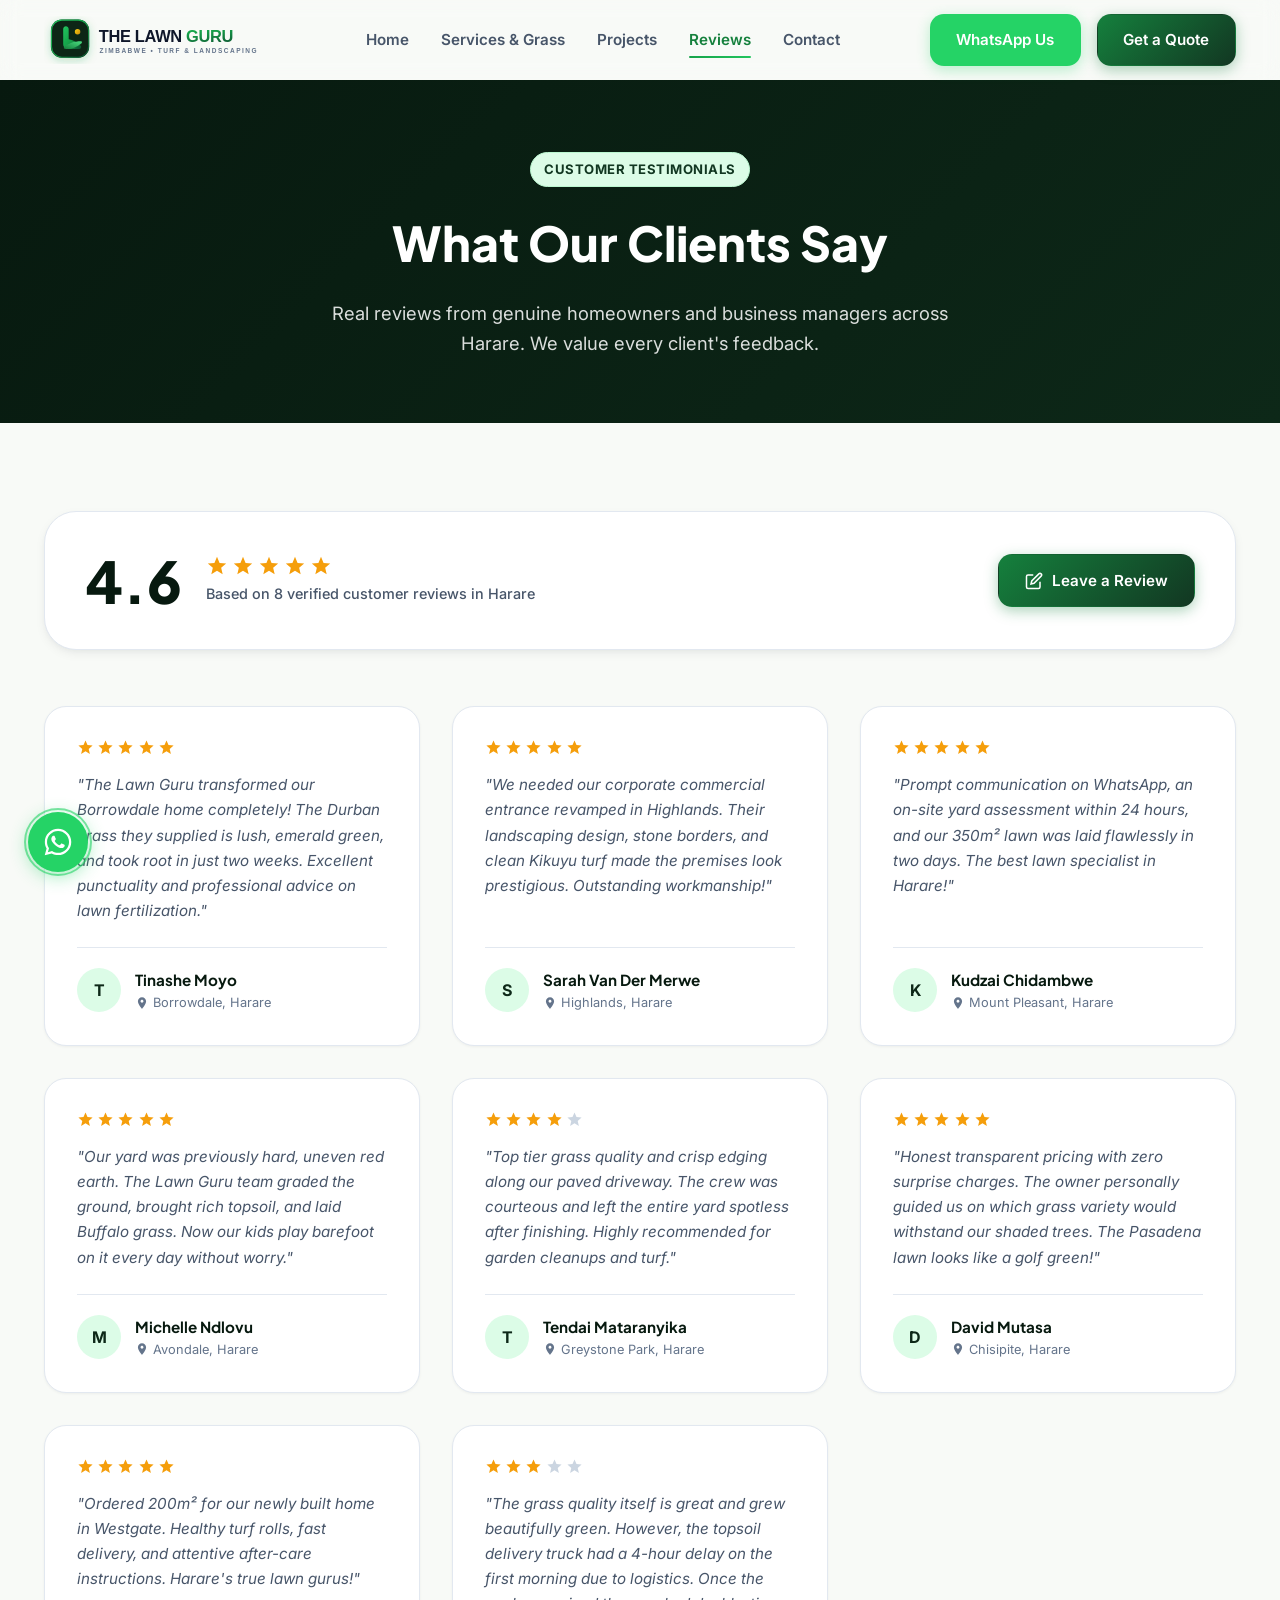
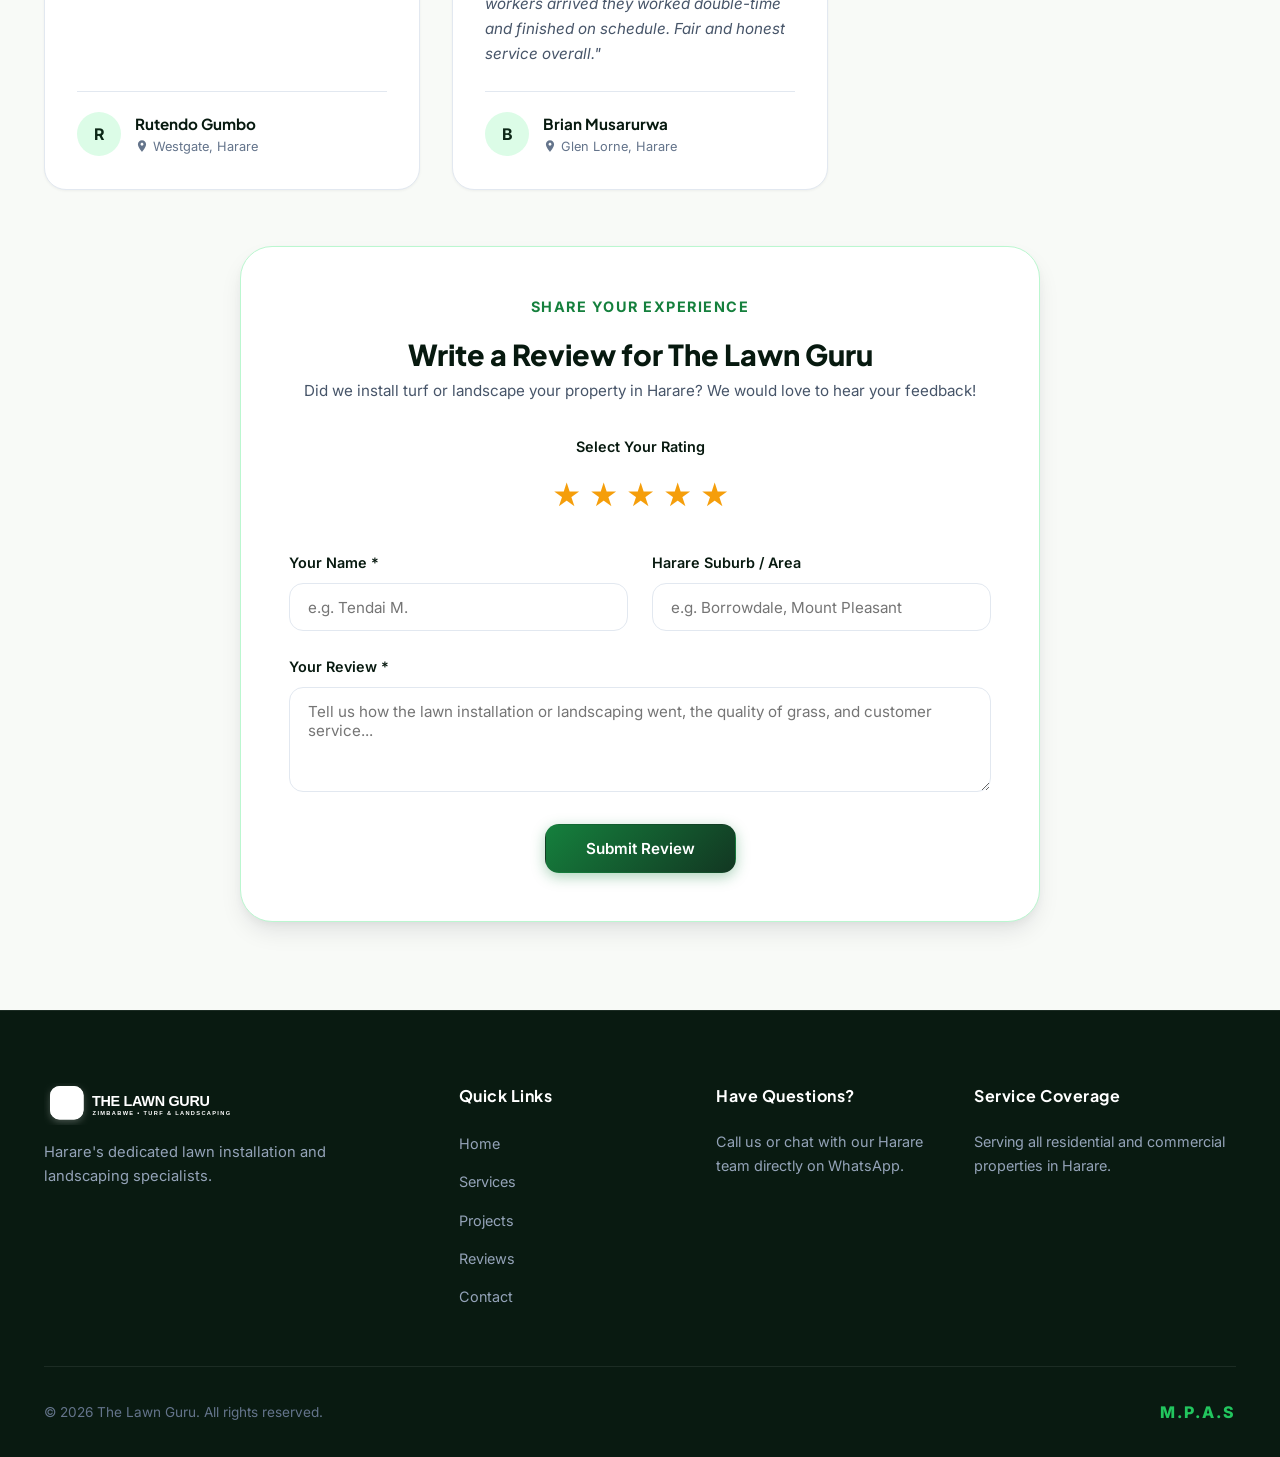
<file: reviews.html>
<!DOCTYPE html>
<html lang="en">
<head>
  <meta charset="UTF-8">
  <meta name="viewport" content="width=device-width, initial-scale=1.0">
  <title>Customer Reviews | The Lawn Guru Harare</title>
  <meta name="description" content="Read real reviews from homeowners and businesses across Harare who transformed their gardens with The Lawn Guru. Add your own review today.">
  
  <link rel="icon" type="image/svg+xml" href="assets/icon.svg">
  <link rel="stylesheet" href="css/style.css?v=4">

  <script type="application/ld+json">
  {
    "@context": "https://schema.org",
    "@type": "HomeAndConstructionBusiness",
    "name": "The Lawn Guru",
    "aggregateRating": {
      "@type": "AggregateRating",
      "ratingValue": "4.9",
      "reviewCount": "8",
      "bestRating": "5",
      "worstRating": "1"
    }
  }
  </script>
</head>
<body>

  <!-- Site Header -->
  <header class="site-header" id="siteHeader">
    <div class="container nav-wrapper">
      <a href="index.html" class="brand-link" aria-label="The Lawn Guru Home">
        <img src="assets/logo.svg" alt="The Lawn Guru Logo" class="brand-logo-img">
      </a>

      <nav aria-label="Main Navigation">
        <ul class="nav-links">
          <li><a href="index.html" class="nav-link">Home</a></li>
          <li><a href="services.html" class="nav-link">Services &amp; Grass</a></li>
          <li><a href="gallery.html" class="nav-link">Projects</a></li>
          <li><a href="reviews.html" class="nav-link active">Reviews</a></li>
          <li><a href="contact.html" class="nav-link">Contact</a></li>
        </ul>
      </nav>

      <div class="nav-actions">
        <a href="https://wa.me/263771234567?text=Hi%20The%20Lawn%20Guru%2C%20I%20would%20like%20to%20discuss%20lawn%20services" class="btn btn-whatsapp" target="_blank" rel="noopener">
          WhatsApp Us
        </a>
        <a href="contact.html" class="btn btn-primary">Get a Quote</a>
      </div>

      <button class="mobile-toggle" aria-label="Open Navigation Menu">
        <svg viewBox="0 0 24 24" fill="none" stroke="currentColor" stroke-width="2.2"><line x1="3" y1="12" x2="21" y2="12"></line><line x1="3" y1="6" x2="21" y2="6"></line><line x1="3" y1="18" x2="21" y2="18"></line></svg>
      </button>
    </div>

    <div class="mobile-nav-drawer">
      <a href="index.html">Home</a>
      <a href="services.html">Services &amp; Grass Varieties</a>
      <a href="gallery.html">Projects Gallery</a>
      <a href="reviews.html">Customer Reviews</a>
      <a href="contact.html">Contact Us</a>
      <a href="https://wa.me/263771234567" target="_blank" style="color: #16a34a;">Chat on WhatsApp &rarr;</a>
    </div>
  </header>

  <!-- Header Banner -->
  <section style="background: linear-gradient(135deg, var(--primary-900) 0%, var(--primary-800) 100%); color: #ffffff; padding: 4.5rem 0 4rem; text-align: center;">
    <div class="container">
      <span class="badge badge-green" style="margin-bottom: 1rem;">Customer Testimonials</span>
      <h1 style="font-family: var(--font-heading); font-size: 3rem; font-weight: 800; margin-bottom: 1rem;">
        What Our Clients Say
      </h1>
      <p style="font-size: 1.15rem; color: rgba(255, 255, 255, 0.85); max-width: 650px; margin: 0 auto;">
        Real reviews from genuine homeowners and business managers across Harare. We value every client's feedback.
      </p>
    </div>
  </section>

  <!-- Reviews Section -->
  <section class="section">
    <div class="container">
      <!-- Summary Bar -->
      <div class="reviews-summary-card">
        <div class="summary-score-box">
          <div class="rating-big-num" id="reviewsAvgScore">4.9</div>
          <div>
            <div class="rating-stars">
              <svg viewBox="0 0 24 24"><path d="M12 17.27L18.18 21l-1.64-7.03L22 9.24l-7.19-.61L12 2 9.19 8.63 2 9.24l5.46 4.73L5.82 21z"/></svg>
              <svg viewBox="0 0 24 24"><path d="M12 17.27L18.18 21l-1.64-7.03L22 9.24l-7.19-.61L12 2 9.19 8.63 2 9.24l5.46 4.73L5.82 21z"/></svg>
              <svg viewBox="0 0 24 24"><path d="M12 17.27L18.18 21l-1.64-7.03L22 9.24l-7.19-.61L12 2 9.19 8.63 2 9.24l5.46 4.73L5.82 21z"/></svg>
              <svg viewBox="0 0 24 24"><path d="M12 17.27L18.18 21l-1.64-7.03L22 9.24l-7.19-.61L12 2 9.19 8.63 2 9.24l5.46 4.73L5.82 21z"/></svg>
              <svg viewBox="0 0 24 24"><path d="M12 17.27L18.18 21l-1.64-7.03L22 9.24l-7.19-.61L12 2 9.19 8.63 2 9.24l5.46 4.73L5.82 21z"/></svg>
            </div>
            <div class="rating-count-text" id="reviewsCountDisplay">
              Based on 8 verified customer reviews in Harare
            </div>
          </div>
        </div>

        <div>
          <a href="#writeReviewSection" class="btn btn-primary">
            <svg width="18" height="18" viewBox="0 0 24 24" fill="none" stroke="currentColor" stroke-width="2"><path d="M11 4H4a2 2 0 0 0-2 2v14a2 2 0 0 0 2 2h14a2 2 0 0 0 2-2v-7"/><path d="M18.5 2.5a2.121 2.121 0 0 1 3 3L12 15l-4 1 1-4 9.5-9.5z"/></svg>
            Leave a Review
          </a>
        </div>
      </div>

      <!-- Reviews Grid (Rendered by JS, pre-loaded with 7 Great + 1 Average) -->
      <div class="reviews-grid" id="reviewsContainer">
        <!-- Rendered by main.js -->
      </div>

      <!-- Add Review Form Section -->
      <div class="add-review-section" id="writeReviewSection">
        <div style="text-align: center; margin-bottom: 2rem;">
          <span class="section-subtitle">Share Your Experience</span>
          <h3 style="font-family: var(--font-heading); font-size: 1.8rem; font-weight: 800; color: var(--primary-900);">
            Write a Review for The Lawn Guru
          </h3>
          <p style="font-size: 0.95rem; color: var(--text-muted);">
            Did we install turf or landscape your property in Harare? We would love to hear your feedback!
          </p>
        </div>

        <form id="addReviewForm">
          <!-- Star Rating Input -->
          <div class="form-group" style="text-align: center; margin-bottom: 2rem;">
            <label class="form-label" style="margin-bottom: 0.8rem;">Select Your Rating</label>
            <div class="star-rating-input" id="starRatingInput" style="justify-content: center;">
              <span data-value="1" class="active">&#9733;</span>
              <span data-value="2" class="active">&#9733;</span>
              <span data-value="3" class="active">&#9733;</span>
              <span data-value="4" class="active">&#9733;</span>
              <span data-value="5" class="active">&#9733;</span>
            </div>
            <input type="hidden" id="selectedRating" value="5">
          </div>

          <div class="form-row">
            <div class="form-group">
              <label class="form-label" for="reviewName">Your Name *</label>
              <input type="text" id="reviewName" class="form-input" placeholder="e.g. Tendai M." required>
            </div>

            <div class="form-group">
              <label class="form-label" for="reviewSuburb">Harare Suburb / Area</label>
              <input type="text" id="reviewSuburb" class="form-input" placeholder="e.g. Borrowdale, Mount Pleasant">
            </div>
          </div>

          <div class="form-group">
            <label class="form-label" for="reviewText">Your Review *</label>
            <textarea id="reviewText" class="form-textarea" rows="4" placeholder="Tell us how the lawn installation or landscaping went, the quality of grass, and customer service..." required></textarea>
          </div>

          <div style="text-align: center;">
            <button type="submit" class="btn btn-primary" style="padding: 0.9rem 2.5rem;">
              Submit Review
            </button>
          </div>
        </form>
      </div>
    </div>
  </section>

  <!-- Footer -->
  <footer class="site-footer">
    <div class="container">
      <div class="footer-grid">
        <div class="footer-brand">
          <img src="assets/logo.svg" alt="The Lawn Guru" style="height: 42px; filter: brightness(0) invert(1);">
          <p>Harare's dedicated lawn installation and landscaping specialists.</p>
        </div>
        <div>
          <h4 class="footer-heading">Quick Links</h4>
          <ul class="footer-links">
            <li><a href="index.html">Home</a></li>
            <li><a href="services.html">Services</a></li>
            <li><a href="gallery.html">Projects</a></li>
            <li><a href="reviews.html">Reviews</a></li>
            <li><a href="contact.html">Contact</a></li>
          </ul>
        </div>
        <div>
          <h4 class="footer-heading">Have Questions?</h4>
          <p style="font-size: 0.9rem; color: #94a3b8;">Call us or chat with our Harare team directly on WhatsApp.</p>
        </div>
        <div>
          <h4 class="footer-heading">Service Coverage</h4>
          <p style="font-size: 0.9rem; color: #94a3b8;">Serving all residential and commercial properties in Harare.</p>
        </div>
      </div>
      <div class="footer-bottom">
        <div>&copy; 2026 The Lawn Guru. All rights reserved.</div>
        <div style="font-size: 1rem; color: #22c55e; font-weight: 800; letter-spacing: 2px;">
          M.P.A.S
        </div>
      </div>
    </div>
  </footer>

  <!-- Floating WhatsApp -->
  <a href="https://wa.me/263771234567" class="floating-whatsapp" target="_blank" rel="noopener" aria-label="WhatsApp">
    <svg width="32" height="32" viewBox="0 0 24 24" fill="currentColor"><path d="M12.04 2c-5.46 0-9.91 4.45-9.91 9.91 0 1.75.46 3.45 1.32 4.95L2.05 22l5.25-1.38c1.45.79 3.08 1.21 4.74 1.21 5.46 0 9.91-4.45 9.91-9.91 0-5.46-4.45-9.92-9.91-9.92zM12.04 20.15c-1.48 0-2.93-.4-4.2-1.15l-.3-.18-3.12.82.83-3.04-.2-.31c-.82-1.31-1.26-2.83-1.26-4.38 0-4.54 3.7-8.24 8.25-8.24 4.54 0 8.24 3.7 8.24 8.24 0 4.54-3.7 8.24-8.24 8.24zm4.52-6.18c-.25-.12-1.47-.72-1.7-.81-.23-.08-.39-.12-.56.12-.17.25-.64.81-.79.97-.14.17-.29.19-.54.06-.25-.12-1.05-.39-1.99-1.23-.74-.66-1.23-1.47-1.38-1.72-.14-.25-.02-.38.11-.51.11-.11.25-.29.37-.43.12-.15.17-.25.25-.41.08-.17.04-.31-.02-.43-.06-.12-.56-1.34-.76-1.84-.2-.48-.41-.42-.56-.43h-.48c-.17 0-.43.06-.66.31-.22.25-.86.84-.86 2.05s.88 2.38 1 2.54c.12.17 1.73 2.65 4.2 3.71.59.25 1.05.41 1.41.52.59.19 1.13.16 1.56.1.48-.07 1.47-.6 1.68-1.18.21-.58.21-1.07.15-1.18-.07-.12-.23-.19-.48-.31z"/></svg>
  </a>

  <script src="js/main.js"></script>
</body>
</html>
</file>
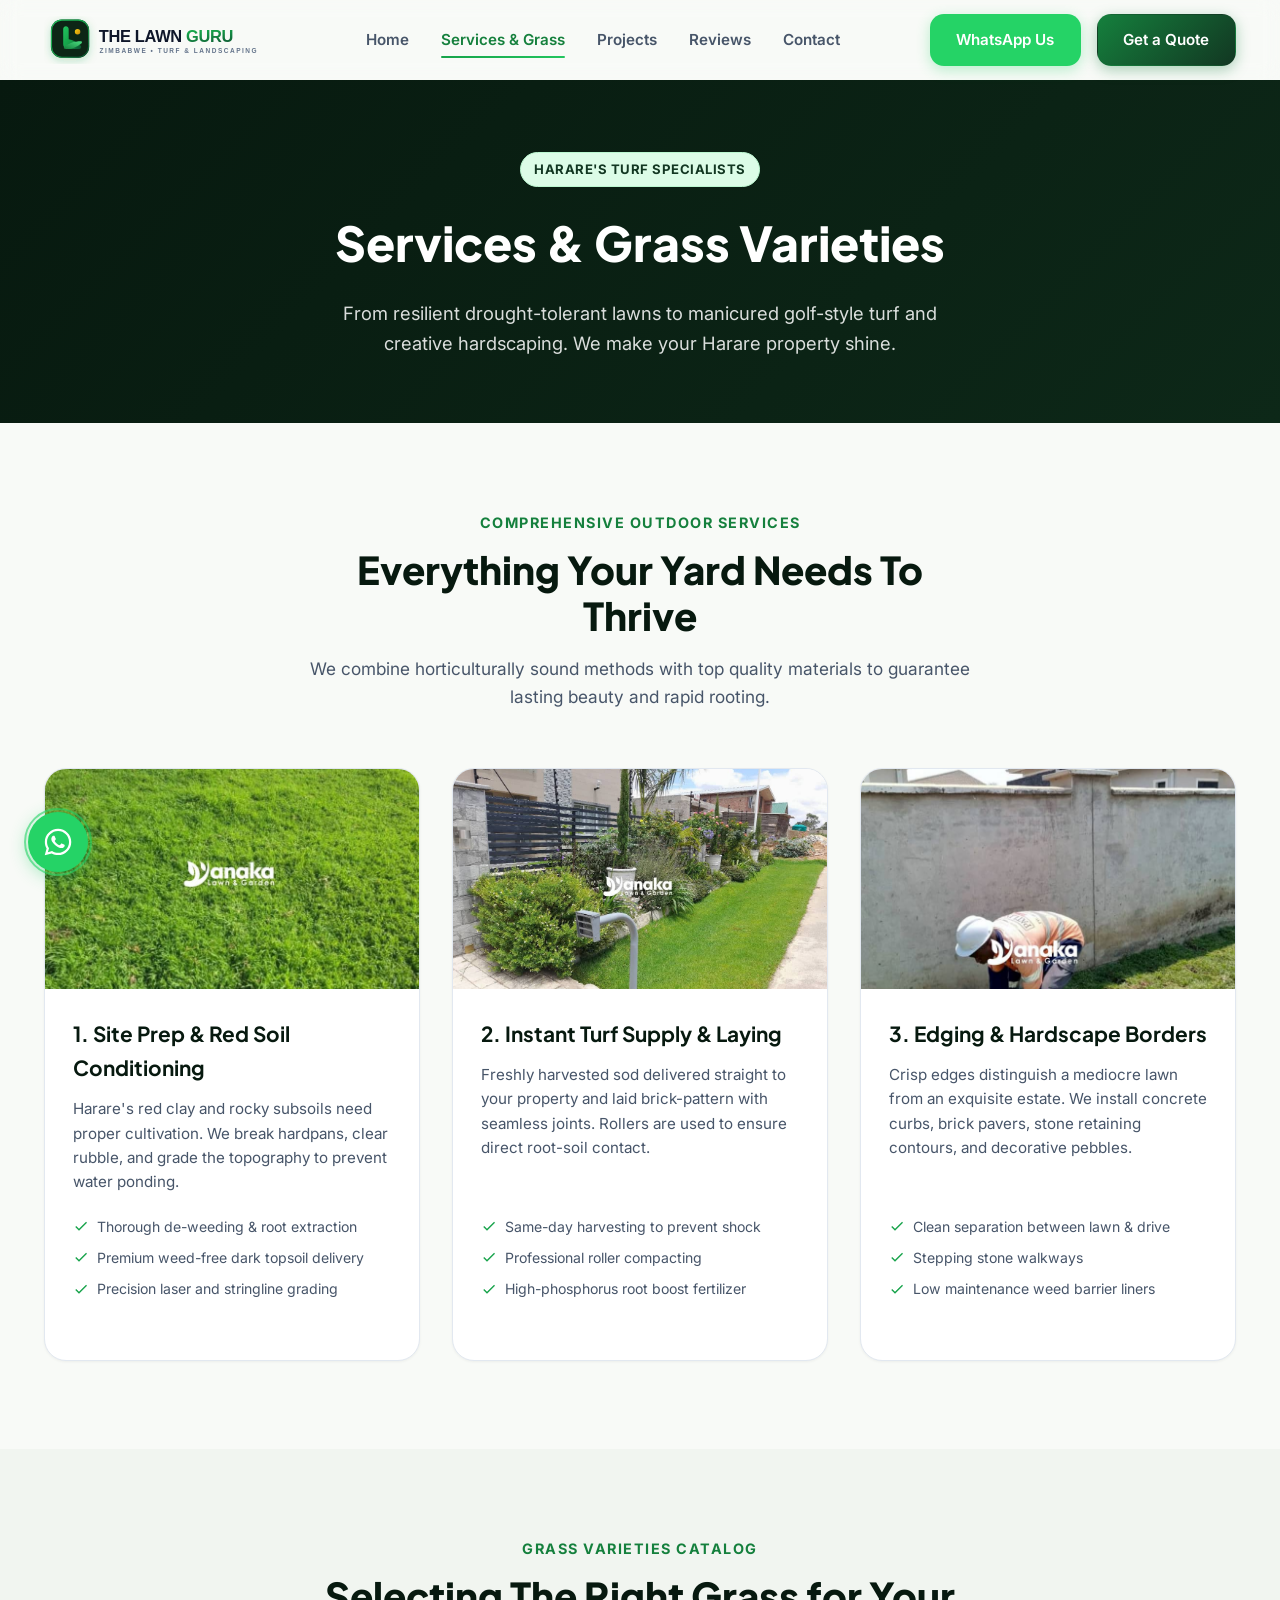
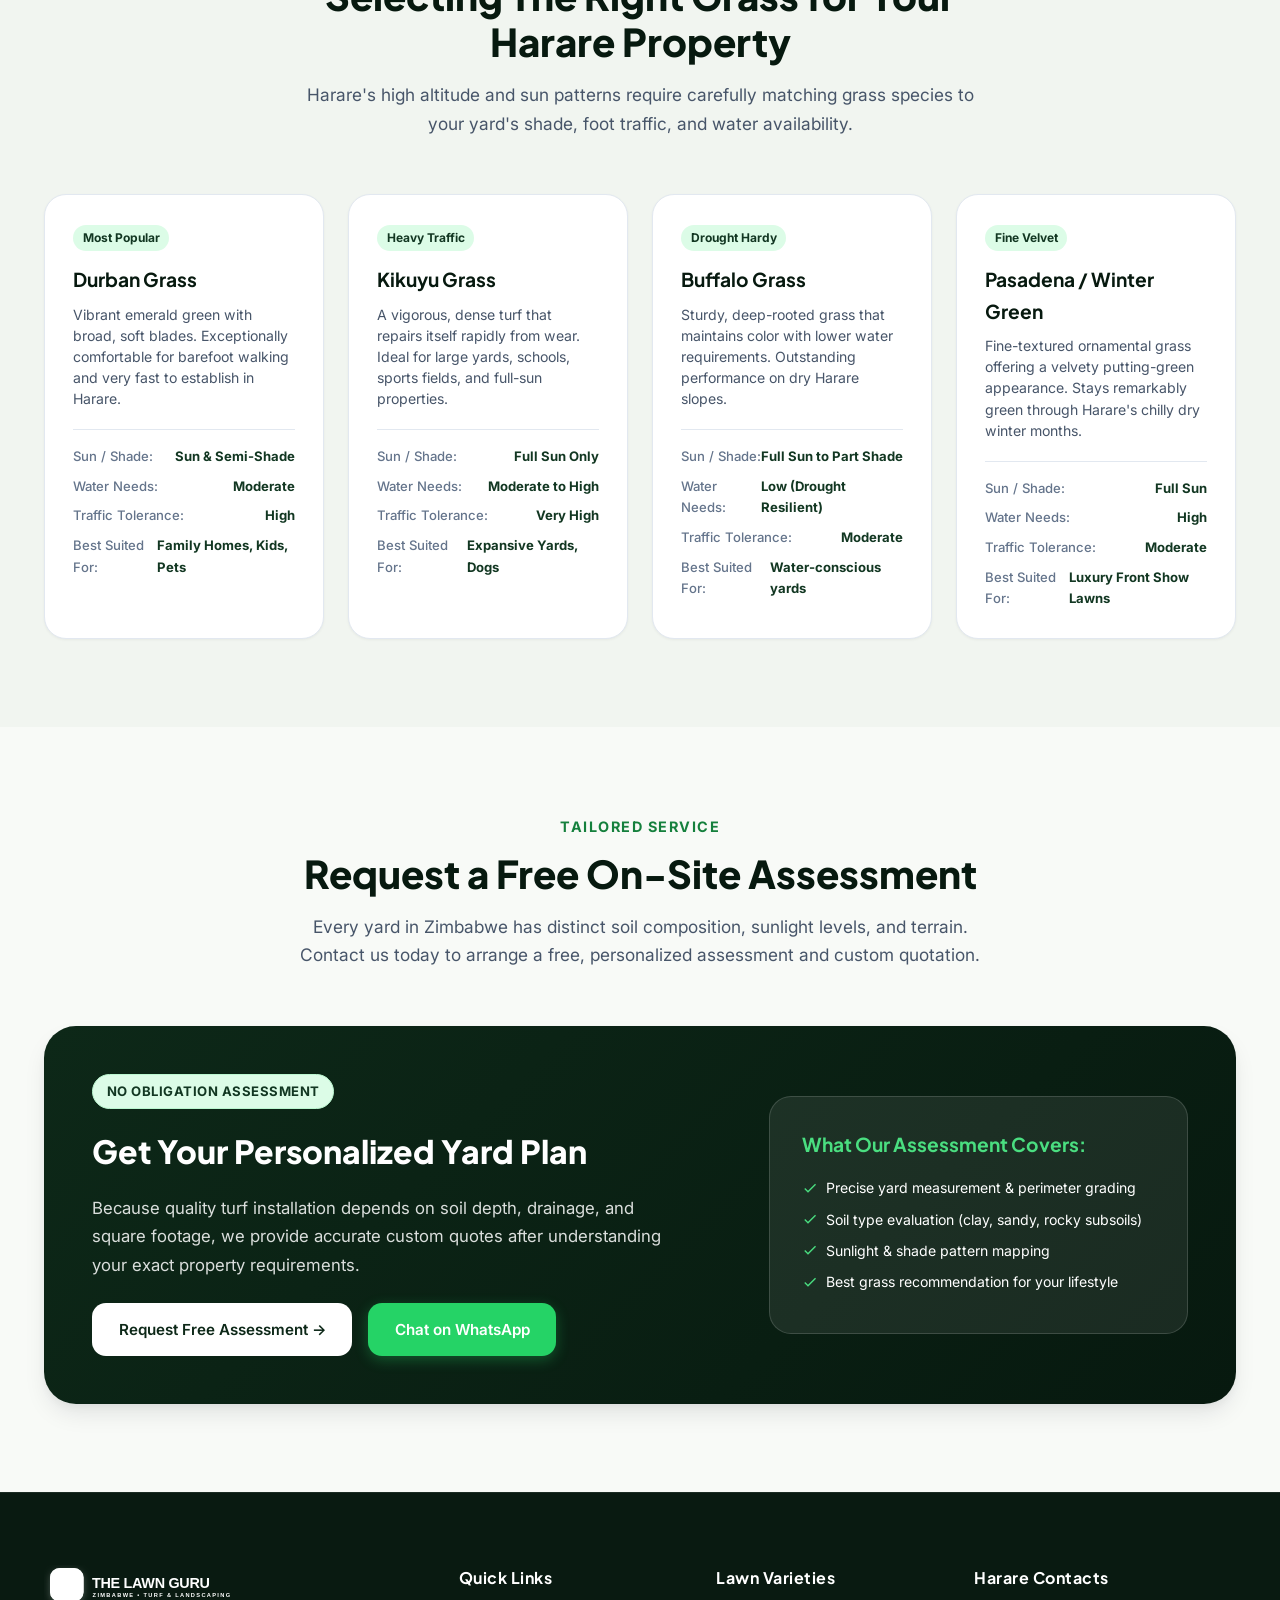
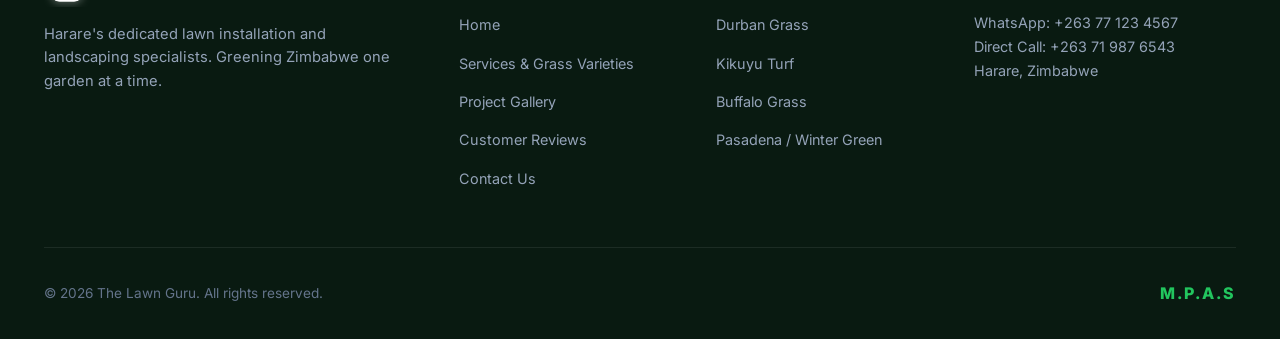
<file: services.html>
<!DOCTYPE html>
<html lang="en">
<head>
  <meta charset="UTF-8">
  <meta name="viewport" content="width=device-width, initial-scale=1.0">
  <title>Services &amp; Grass Varieties | The Lawn Guru Harare</title>
  <meta name="description" content="Discover our Harare lawn services: instant turf supply, ground preparation, topsoil grading, landscaping, and grass varieties (Durban, Kikuyu, Buffalo). Calculate your lawn cost instantly.">
  
  <link rel="icon" type="image/svg+xml" href="assets/icon.svg">
  <link rel="stylesheet" href="css/style.css?v=4">

  <script type="application/ld+json">
  {
    "@context": "https://schema.org",
    "@type": "Service",
    "serviceType": "Lawn and Landscaping Installation",
    "provider": {
      "@type": "HomeAndConstructionBusiness",
      "name": "The Lawn Guru",
      "addressLocality": "Harare",
      "addressCountry": "ZW"
    },
    "areaServed": "Harare",
    "description": "Lawn laying, ground preparation, topsoil grading, and landscape design in Harare, Zimbabwe."
  }
  </script>
</head>
<body>

  <!-- Site Header -->
  <header class="site-header" id="siteHeader">
    <div class="container nav-wrapper">
      <a href="index.html" class="brand-link" aria-label="The Lawn Guru Home">
        <img src="assets/logo.svg" alt="The Lawn Guru Logo" class="brand-logo-img">
      </a>

      <nav aria-label="Main Navigation">
        <ul class="nav-links">
          <li><a href="index.html" class="nav-link">Home</a></li>
          <li><a href="services.html" class="nav-link active">Services &amp; Grass</a></li>
          <li><a href="gallery.html" class="nav-link">Projects</a></li>
          <li><a href="reviews.html" class="nav-link">Reviews</a></li>
          <li><a href="contact.html" class="nav-link">Contact</a></li>
        </ul>
      </nav>

      <div class="nav-actions">
        <a href="https://wa.me/263771234567?text=Hi%20The%20Lawn%20Guru%2C%20I%20would%20like%20a%20quote%20for%20grass%20in%20Harare" class="btn btn-whatsapp" target="_blank" rel="noopener">
          WhatsApp Us
        </a>
        <a href="contact.html" class="btn btn-primary">Get a Quote</a>
      </div>

      <button class="mobile-toggle" aria-label="Open Navigation Menu">
        <svg viewBox="0 0 24 24" fill="none" stroke="currentColor" stroke-width="2.2"><line x1="3" y1="12" x2="21" y2="12"></line><line x1="3" y1="6" x2="21" y2="6"></line><line x1="3" y1="18" x2="21" y2="18"></line></svg>
      </button>
    </div>

    <div class="mobile-nav-drawer">
      <a href="index.html">Home</a>
      <a href="services.html">Services &amp; Grass Varieties</a>
      <a href="gallery.html">Projects Gallery</a>
      <a href="reviews.html">Customer Reviews</a>
      <a href="contact.html">Contact Us</a>
      <a href="https://wa.me/263771234567" target="_blank" style="color: #16a34a;">Chat on WhatsApp &rarr;</a>
    </div>
  </header>

  <!-- Page Header Banner -->
  <section style="background: linear-gradient(135deg, var(--primary-900) 0%, var(--primary-800) 100%); color: #ffffff; padding: 4.5rem 0 4rem; text-align: center;">
    <div class="container">
      <span class="badge badge-green" style="margin-bottom: 1rem;">Harare's Turf Specialists</span>
      <h1 style="font-family: var(--font-heading); font-size: 3rem; font-weight: 800; margin-bottom: 1rem;">
        Services &amp; Grass Varieties
      </h1>
      <p style="font-size: 1.15rem; color: rgba(255, 255, 255, 0.85); max-width: 650px; margin: 0 auto;">
        From resilient drought-tolerant lawns to manicured golf-style turf and creative hardscaping. We make your Harare property shine.
      </p>
    </div>
  </section>

  <!-- Detailed Services Section -->
  <section class="section">
    <div class="container">
      <div class="section-header">
        <span class="section-subtitle">Comprehensive Outdoor Services</span>
        <h2 class="section-title">Everything Your Yard Needs To Thrive</h2>
        <p class="section-intro">
          We combine horticulturally sound methods with top quality materials to guarantee lasting beauty and rapid rooting.
        </p>
      </div>

      <div class="services-grid">
        <!-- Card 1 -->
        <div class="service-card">
          <div class="service-card-image">
            <img src="picss/IMG-20260917-WA0045.jpg" alt="Ground Preparation & Soil Conditioning">
          </div>
          <div class="service-card-body">
            <h3 class="service-card-title">1. Site Prep &amp; Red Soil Conditioning</h3>
            <p class="service-card-text">
              Harare's red clay and rocky subsoils need proper cultivation. We break hardpans, clear rubble, and grade the topography to prevent water ponding.
            </p>
            <ul class="service-features-list">
              <li><svg viewBox="0 0 24 24" fill="currentColor"><path d="M9 16.17L4.83 12l-1.42 1.41L9 19 21 7l-1.41-1.41z"/></svg> Thorough de-weeding &amp; root extraction</li>
              <li><svg viewBox="0 0 24 24" fill="currentColor"><path d="M9 16.17L4.83 12l-1.42 1.41L9 19 21 7l-1.41-1.41z"/></svg> Premium weed-free dark topsoil delivery</li>
              <li><svg viewBox="0 0 24 24" fill="currentColor"><path d="M9 16.17L4.83 12l-1.42 1.41L9 19 21 7l-1.41-1.41z"/></svg> Precision laser and stringline grading</li>
            </ul>
          </div>
        </div>

        <!-- Card 2 -->
        <div class="service-card">
          <div class="service-card-image">
            <img src="picss/IMG-20260917-WA0031.jpg" alt="Instant Turf Installation">
          </div>
          <div class="service-card-body">
            <h3 class="service-card-title">2. Instant Turf Supply &amp; Laying</h3>
            <p class="service-card-text">
              Freshly harvested sod delivered straight to your property and laid brick-pattern with seamless joints. Rollers are used to ensure direct root-soil contact.
            </p>
            <ul class="service-features-list">
              <li><svg viewBox="0 0 24 24" fill="currentColor"><path d="M9 16.17L4.83 12l-1.42 1.41L9 19 21 7l-1.41-1.41z"/></svg> Same-day harvesting to prevent shock</li>
              <li><svg viewBox="0 0 24 24" fill="currentColor"><path d="M9 16.17L4.83 12l-1.42 1.41L9 19 21 7l-1.41-1.41z"/></svg> Professional roller compacting</li>
              <li><svg viewBox="0 0 24 24" fill="currentColor"><path d="M9 16.17L4.83 12l-1.42 1.41L9 19 21 7l-1.41-1.41z"/></svg> High-phosphorus root boost fertilizer</li>
            </ul>
          </div>
        </div>

        <!-- Card 3 -->
        <div class="service-card">
          <div class="service-card-image">
            <img src="picss/IMG-20260917-WA0036.jpg" alt="Driveway Edging and Pavers">
          </div>
          <div class="service-card-body">
            <h3 class="service-card-title">3. Edging &amp; Hardscape Borders</h3>
            <p class="service-card-text">
              Crisp edges distinguish a mediocre lawn from an exquisite estate. We install concrete curbs, brick pavers, stone retaining contours, and decorative pebbles.
            </p>
            <ul class="service-features-list">
              <li><svg viewBox="0 0 24 24" fill="currentColor"><path d="M9 16.17L4.83 12l-1.42 1.41L9 19 21 7l-1.41-1.41z"/></svg> Clean separation between lawn &amp; drive</li>
              <li><svg viewBox="0 0 24 24" fill="currentColor"><path d="M9 16.17L4.83 12l-1.42 1.41L9 19 21 7l-1.41-1.41z"/></svg> Stepping stone walkways</li>
              <li><svg viewBox="0 0 24 24" fill="currentColor"><path d="M9 16.17L4.83 12l-1.42 1.41L9 19 21 7l-1.41-1.41z"/></svg> Low maintenance weed barrier liners</li>
            </ul>
          </div>
        </div>
      </div>
    </div>
  </section>

  <!-- Grass Varieties Section -->
  <section class="section section-muted" id="varieties">
    <div class="container">
      <div class="section-header">
        <span class="section-subtitle">Grass Varieties Catalog</span>
        <h2 class="section-title">Selecting The Right Grass for Your Harare Property</h2>
        <p class="section-intro">
          Harare's high altitude and sun patterns require carefully matching grass species to your yard's shade, foot traffic, and water availability.
        </p>
      </div>

      <div class="varieties-grid">
        <!-- Variety 1 -->
        <div class="variety-card">
          <span class="variety-badge">Most Popular</span>
          <h3 class="variety-title">Durban Grass</h3>
          <p class="variety-desc">
            Vibrant emerald green with broad, soft blades. Exceptionally comfortable for barefoot walking and very fast to establish in Harare.
          </p>
          <div class="variety-metrics">
            <div class="metric-row">
              <span class="metric-label">Sun / Shade:</span>
              <span class="metric-value">Sun &amp; Semi-Shade</span>
            </div>
            <div class="metric-row">
              <span class="metric-label">Water Needs:</span>
              <span class="metric-value">Moderate</span>
            </div>
            <div class="metric-row">
              <span class="metric-label">Traffic Tolerance:</span>
              <span class="metric-value">High</span>
            </div>
            <div class="metric-row">
              <span class="metric-label">Best Suited For:</span>
              <span class="metric-value">Family Homes, Kids, Pets</span>
            </div>
          </div>
        </div>

        <!-- Variety 2 -->
        <div class="variety-card">
          <span class="variety-badge">Heavy Traffic</span>
          <h3 class="variety-title">Kikuyu Grass</h3>
          <p class="variety-desc">
            A vigorous, dense turf that repairs itself rapidly from wear. Ideal for large yards, schools, sports fields, and full-sun properties.
          </p>
          <div class="variety-metrics">
            <div class="metric-row">
              <span class="metric-label">Sun / Shade:</span>
              <span class="metric-value">Full Sun Only</span>
            </div>
            <div class="metric-row">
              <span class="metric-label">Water Needs:</span>
              <span class="metric-value">Moderate to High</span>
            </div>
            <div class="metric-row">
              <span class="metric-label">Traffic Tolerance:</span>
              <span class="metric-value">Very High</span>
            </div>
            <div class="metric-row">
              <span class="metric-label">Best Suited For:</span>
              <span class="metric-value">Expansive Yards, Dogs</span>
            </div>
          </div>
        </div>

        <!-- Variety 3 -->
        <div class="variety-card">
          <span class="variety-badge">Drought Hardy</span>
          <h3 class="variety-title">Buffalo Grass</h3>
          <p class="variety-desc">
            Sturdy, deep-rooted grass that maintains color with lower water requirements. Outstanding performance on dry Harare slopes.
          </p>
          <div class="variety-metrics">
            <div class="metric-row">
              <span class="metric-label">Sun / Shade:</span>
              <span class="metric-value">Full Sun to Part Shade</span>
            </div>
            <div class="metric-row">
              <span class="metric-label">Water Needs:</span>
              <span class="metric-value">Low (Drought Resilient)</span>
            </div>
            <div class="metric-row">
              <span class="metric-label">Traffic Tolerance:</span>
              <span class="metric-value">Moderate</span>
            </div>
            <div class="metric-row">
              <span class="metric-label">Best Suited For:</span>
              <span class="metric-value">Water-conscious yards</span>
            </div>
          </div>
        </div>

        <!-- Variety 4 -->
        <div class="variety-card">
          <span class="variety-badge">Fine Velvet</span>
          <h3 class="variety-title">Pasadena / Winter Green</h3>
          <p class="variety-desc">
            Fine-textured ornamental grass offering a velvety putting-green appearance. Stays remarkably green through Harare's chilly dry winter months.
          </p>
          <div class="variety-metrics">
            <div class="metric-row">
              <span class="metric-label">Sun / Shade:</span>
              <span class="metric-value">Full Sun</span>
            </div>
            <div class="metric-row">
              <span class="metric-label">Water Needs:</span>
              <span class="metric-value">High</span>
            </div>
            <div class="metric-row">
              <span class="metric-label">Traffic Tolerance:</span>
              <span class="metric-value">Moderate</span>
            </div>
            <div class="metric-row">
              <span class="metric-label">Best Suited For:</span>
              <span class="metric-value">Luxury Front Show Lawns</span>
            </div>
          </div>
        </div>
      </div>
    </div>
  </section>

  <!-- Custom Consultation & Assessment Request Section -->
  <section class="section" id="consultation">
    <div class="container">
      <div class="section-header">
        <span class="section-subtitle">Tailored Service</span>
        <h2 class="section-title">Request a Free On-Site Assessment</h2>
        <p class="section-intro">
          Every yard in Zimbabwe has distinct soil composition, sunlight levels, and terrain. Contact us today to arrange a free, personalized assessment and custom quotation.
        </p>
      </div>

      <div class="calculator-card" style="background: linear-gradient(135deg, var(--primary-800) 0%, var(--primary-900) 100%); color: #ffffff; border: none;">
        <div style="max-width: 600px;">
          <span class="badge badge-green" style="margin-bottom: 1rem;">No Obligation Assessment</span>
          <h3 style="font-family: var(--font-heading); font-size: 2rem; font-weight: 800; margin-bottom: 1rem; color: #ffffff;">
            Get Your Personalized Yard Plan
          </h3>
          <p style="font-size: 1.05rem; color: rgba(255, 255, 255, 0.85); line-height: 1.7; margin-bottom: 1.5rem;">
            Because quality turf installation depends on soil depth, drainage, and square footage, we provide accurate custom quotes after understanding your exact property requirements.
          </p>
          <div style="display: flex; flex-wrap: wrap; gap: 1rem;">
            <a href="contact.html" class="btn btn-white">
              Request Free Assessment &rarr;
            </a>
            <a href="https://wa.me/263771234567?text=Hi%20The%20Lawn%20Guru%2C%20I%20would%20like%20to%20request%20a%20free%20yard%20assessment%20and%20quote" class="btn btn-whatsapp" target="_blank" rel="noopener">
              Chat on WhatsApp
            </a>
          </div>
        </div>

        <div style="background: rgba(255, 255, 255, 0.08); padding: 2rem; border-radius: var(--radius-lg); border: 1px solid rgba(255, 255, 255, 0.15);">
          <h4 style="font-family: var(--font-heading); font-size: 1.2rem; font-weight: 700; color: var(--primary-300); margin-bottom: 1rem;">
            What Our Assessment Covers:
          </h4>
          <ul class="service-features-list" style="margin-bottom: 0;">
            <li style="color: #ffffff;"><svg viewBox="0 0 24 24" fill="currentColor" style="color: var(--primary-300);"><path d="M9 16.17L4.83 12l-1.42 1.41L9 19 21 7l-1.41-1.41z"/></svg> Precise yard measurement &amp; perimeter grading</li>
            <li style="color: #ffffff;"><svg viewBox="0 0 24 24" fill="currentColor" style="color: var(--primary-300);"><path d="M9 16.17L4.83 12l-1.42 1.41L9 19 21 7l-1.41-1.41z"/></svg> Soil type evaluation (clay, sandy, rocky subsoils)</li>
            <li style="color: #ffffff;"><svg viewBox="0 0 24 24" fill="currentColor" style="color: var(--primary-300);"><path d="M9 16.17L4.83 12l-1.42 1.41L9 19 21 7l-1.41-1.41z"/></svg> Sunlight &amp; shade pattern mapping</li>
            <li style="color: #ffffff;"><svg viewBox="0 0 24 24" fill="currentColor" style="color: var(--primary-300);"><path d="M9 16.17L4.83 12l-1.42 1.41L9 19 21 7l-1.41-1.41z"/></svg> Best grass recommendation for your lifestyle</li>
          </ul>
        </div>
      </div>
    </div>
  </section>

  <!-- Footer -->
  <footer class="site-footer">
    <div class="container">
      <div class="footer-grid">
        <div class="footer-brand">
          <img src="assets/logo.svg" alt="The Lawn Guru" style="height: 42px; filter: brightness(0) invert(1);">
          <p>
            Harare's dedicated lawn installation and landscaping specialists. Greening Zimbabwe one garden at a time.
          </p>
        </div>

        <div>
          <h4 class="footer-heading">Quick Links</h4>
          <ul class="footer-links">
            <li><a href="index.html">Home</a></li>
            <li><a href="services.html">Services &amp; Grass Varieties</a></li>
            <li><a href="gallery.html">Project Gallery</a></li>
            <li><a href="reviews.html">Customer Reviews</a></li>
            <li><a href="contact.html">Contact Us</a></li>
          </ul>
        </div>

        <div>
          <h4 class="footer-heading">Lawn Varieties</h4>
          <ul class="footer-links">
            <li><a href="#varieties">Durban Grass</a></li>
            <li><a href="#varieties">Kikuyu Turf</a></li>
            <li><a href="#varieties">Buffalo Grass</a></li>
            <li><a href="#varieties">Pasadena / Winter Green</a></li>
          </ul>
        </div>

        <div>
          <h4 class="footer-heading">Harare Contacts</h4>
          <p style="font-size: 0.9rem; color: #94a3b8; margin-bottom: 0.5rem;">
            WhatsApp: +263 77 123 4567<br>
            Direct Call: +263 71 987 6543<br>
            Harare, Zimbabwe
          </p>
        </div>
      </div>

      <div class="footer-bottom">
        <div>&copy; 2026 The Lawn Guru. All rights reserved.</div>
        <div style="font-size: 1rem; color: #22c55e; font-weight: 800; letter-spacing: 2px;">
          M.P.A.S
        </div>
      </div>
    </div>
  </footer>

  <!-- Floating WhatsApp -->
  <a href="https://wa.me/263771234567" class="floating-whatsapp" target="_blank" rel="noopener" aria-label="WhatsApp">
    <svg width="32" height="32" viewBox="0 0 24 24" fill="currentColor"><path d="M12.04 2c-5.46 0-9.91 4.45-9.91 9.91 0 1.75.46 3.45 1.32 4.95L2.05 22l5.25-1.38c1.45.79 3.08 1.21 4.74 1.21 5.46 0 9.91-4.45 9.91-9.91 0-5.46-4.45-9.92-9.91-9.92zM12.04 20.15c-1.48 0-2.93-.4-4.2-1.15l-.3-.18-3.12.82.83-3.04-.2-.31c-.82-1.31-1.26-2.83-1.26-4.38 0-4.54 3.7-8.24 8.25-8.24 4.54 0 8.24 3.7 8.24 8.24 0 4.54-3.7 8.24-8.24 8.24zm4.52-6.18c-.25-.12-1.47-.72-1.7-.81-.23-.08-.39-.12-.56.12-.17.25-.64.81-.79.97-.14.17-.29.19-.54.06-.25-.12-1.05-.39-1.99-1.23-.74-.66-1.23-1.47-1.38-1.72-.14-.25-.02-.38.11-.51.11-.11.25-.29.37-.43.12-.15.17-.25.25-.41.08-.17.04-.31-.02-.43-.06-.12-.56-1.34-.76-1.84-.2-.48-.41-.42-.56-.43h-.48c-.17 0-.43.06-.66.31-.22.25-.86.84-.86 2.05s.88 2.38 1 2.54c.12.17 1.73 2.65 4.2 3.71.59.25 1.05.41 1.41.52.59.19 1.13.16 1.56.1.48-.07 1.47-.6 1.68-1.18.21-.58.21-1.07.15-1.18-.07-.12-.23-.19-.48-.31z"/></svg>
  </a>

  <script src="js/main.js"></script>
</body>
</html>
</file>
<file: css/style.css>
@import url('https://fonts.googleapis.com/css2?family=Inter:wght@300;400;500;600;700&family=Plus+Jakarta+Sans:wght@500;600;700;800&display=swap');

:root {
  /* Brand Palette - Emerald Lawn & Deep Forest */
  --primary-900: #07190f;
  --primary-800: #0d2818;
  --primary-700: #123722;
  --primary-600: #15803d;
  --primary-500: #16a34a;
  --primary-400: #22c55e;
  --primary-300: #4ade80;
  --primary-200: #86efac;
  --primary-100: #dcfce7;
  --primary-50:  #f0fdf4;

  --accent-gold: #f59e0b;
  --accent-gold-light: #fef3c7;

  /* Surfaces & Text */
  --bg-page: #f8faf7;
  --bg-card: #ffffff;
  --bg-card-hover: #fafffb;
  --text-main: #0f172a;
  --text-muted: #475569;
  --text-light: #64748b;
  --text-white: #ffffff;
  --border-light: #e2e8f0;
  --border-accent: #bbf7d0;

  /* Shadows */
  --shadow-sm: 0 1px 3px rgba(0, 0, 0, 0.05);
  --shadow-md: 0 4px 12px -2px rgba(15, 23, 42, 0.08), 0 2px 6px -2px rgba(15, 23, 42, 0.04);
  --shadow-lg: 0 12px 24px -4px rgba(15, 23, 42, 0.1), 0 4px 10px -2px rgba(15, 23, 42, 0.05);
  --shadow-xl: 0 20px 35px -6px rgba(13, 40, 24, 0.14), 0 8px 16px -4px rgba(13, 40, 24, 0.06);
  --shadow-glow: 0 0 24px rgba(34, 197, 94, 0.28);

  /* Radius */
  --radius-sm: 8px;
  --radius-md: 14px;
  --radius-lg: 22px;
  --radius-xl: 32px;
  --radius-full: 9999px;

  /* Transitions */
  --transition-fast: 0.18s cubic-bezier(0.4, 0, 0.2, 1);
  --transition-base: 0.28s cubic-bezier(0.4, 0, 0.2, 1);
  --transition-smooth: 0.4s cubic-bezier(0.16, 1, 0.3, 1);

  --font-heading: 'Plus Jakarta Sans', -apple-system, BlinkMacSystemFont, 'Segoe UI', sans-serif;
  --font-body: 'Inter', -apple-system, BlinkMacSystemFont, 'Segoe UI', sans-serif;
}

/* ==========================================================================
   Base Styles & Reset
   ========================================================================== */
*, *::before, *::after {
  box-sizing: border-box;
  margin: 0;
  padding: 0;
}

/* ==========================================================================
   First-Time Mobile Intro: Turf Rollout Splash (Idea 1 + Idea 6)
   ========================================================================== */
.turf-splash-overlay {
  position: fixed;
  inset: 0;
  z-index: 10000;
  background: radial-gradient(circle at 50% 40%, #123722 0%, #0d2818 55%, #07190f 100%);
  display: flex;
  flex-direction: column;
  align-items: center;
  justify-content: center;
  padding: 2rem;
  overflow: hidden;
  will-change: transform;
  transition: transform 0.85s cubic-bezier(0.76, 0, 0.24, 1), border-radius 0.85s ease;
}

.turf-splash-overlay.rollout-up {
  transform: translateY(-102%);
  border-bottom-left-radius: 60px;
  border-bottom-right-radius: 60px;
}

.turf-splash-overlay.hidden {
  display: none !important;
}

.splash-content-box {
  text-align: center;
  display: flex;
  flex-direction: column;
  align-items: center;
  animation: splashFadeIn 0.5s ease-out;
}

@keyframes splashFadeIn {
  from {
    opacity: 0;
    transform: scale(0.9);
  }
  to {
    opacity: 1;
    transform: scale(1);
  }
}

.splash-logo-badge {
  width: 90px;
  height: 90px;
  border-radius: 26px;
  background: #0d2818;
  border: 2px solid #22c55e;
  display: flex;
  align-items: center;
  justify-content: center;
  margin-bottom: 1.5rem;
  box-shadow: 0 0 35px rgba(34, 197, 94, 0.45);
  animation: pulseGlow 2s infinite ease-in-out;
}

@keyframes pulseGlow {
  0%, 100% {
    box-shadow: 0 0 25px rgba(34, 197, 94, 0.35);
    transform: scale(1);
  }
  50% {
    box-shadow: 0 0 45px rgba(34, 197, 94, 0.65);
    transform: scale(1.04);
  }
}

.splash-logo-badge img {
  width: 58px;
  height: 58px;
}

.splash-brand-title {
  font-family: var(--font-heading);
  font-size: 2.2rem;
  font-weight: 800;
  color: #ffffff;
  letter-spacing: -0.5px;
  margin-bottom: 0.35rem;
}

.splash-brand-title span {
  background: linear-gradient(135deg, #4ade80, #22c55e);
  -webkit-background-clip: text;
  -webkit-text-fill-color: transparent;
}

.splash-brand-sub {
  font-family: var(--font-body);
  font-size: 0.82rem;
  font-weight: 700;
  color: #86efac;
  letter-spacing: 2.5px;
  text-transform: uppercase;
  margin-bottom: 1.5rem;
}

.splash-loader-line {
  width: 140px;
  height: 3.5px;
  background: rgba(255, 255, 255, 0.12);
  border-radius: var(--radius-full);
  overflow: hidden;
  position: relative;
  margin-bottom: 1rem;
}

.splash-loader-progress {
  width: 100%;
  height: 100%;
  background: linear-gradient(90deg, #22c55e, #86efac, #facc15);
  border-radius: var(--radius-full);
  animation: splashLoad 1.2s cubic-bezier(0.4, 0, 0.2, 1) forwards;
}

@keyframes splashLoad {
  0% { transform: translateX(-100%); }
  100% { transform: translateX(0); }
}

.splash-tap-hint {
  font-size: 0.75rem;
  color: rgba(255, 255, 255, 0.5);
  letter-spacing: 0.5px;
  margin-top: 0.5rem;
}

/* ==========================================================================
   Idea 6: Ambient Floating Dew & Leaf Particles (Micro-Atmosphere)
   ========================================================================== */
.hero-ambient-container {
  position: absolute;
  inset: 0;
  pointer-events: none;
  overflow: hidden;
  z-index: 1;
}

.ambient-particle {
  position: absolute;
  pointer-events: none;
  opacity: 0;
  will-change: transform, opacity;
  animation: ambientFloat 8s infinite linear;
}

/* Translucent Dewdrop Particle */
.dewdrop-particle {
  width: 14px;
  height: 14px;
  border-radius: 50%;
  background: radial-gradient(circle at 35% 35%, rgba(255, 255, 255, 0.95), rgba(74, 222, 128, 0.35) 60%, rgba(21, 128, 61, 0.1) 100%);
  box-shadow: 0 0 10px rgba(74, 222, 128, 0.4), inset -1px -1px 3px rgba(13, 40, 24, 0.3);
  backdrop-filter: blur(2px);
}

/* Drifting Leaf Particle */
.leaf-particle {
  width: 18px;
  height: 18px;
  color: #22c55e;
  filter: drop-shadow(0 2px 5px rgba(22, 163, 74, 0.25));
}

.leaf-particle svg {
  width: 100%;
  height: 100%;
  fill: currentColor;
  opacity: 0.75;
}

@keyframes ambientFloat {
  0% {
    transform: translateY(110vh) translateX(0) rotate(0deg);
    opacity: 0;
  }
  15% {
    opacity: 0.8;
  }
  85% {
    opacity: 0.8;
  }
  100% {
    transform: translateY(-50px) translateX(35px) rotate(180deg);
    opacity: 0;
  }
}

/* ==========================================================================
   Smooth Scroll Reveal Transitions (Lightweight & Native)
   ========================================================================== */
.reveal-on-scroll {
  opacity: 0;
  transform: translateY(28px);
  transition: opacity 0.65s cubic-bezier(0.16, 1, 0.3, 1), transform 0.65s cubic-bezier(0.16, 1, 0.3, 1);
  will-change: opacity, transform;
}

.reveal-on-scroll.in-view {
  opacity: 1;
  transform: translateY(0);
}

/* Staggered cascades for cards in grids */
.reveal-delay-1 { transition-delay: 0.08s; }
.reveal-delay-2 { transition-delay: 0.16s; }
.reveal-delay-3 { transition-delay: 0.24s; }
.reveal-delay-4 { transition-delay: 0.32s; }

@media (prefers-reduced-motion: reduce) {
  .reveal-on-scroll {
    opacity: 1 !important;
    transform: none !important;
    transition: none !important;
  }
}

html {
  scroll-behavior: smooth;
  font-size: 16px;
  -webkit-text-size-adjust: 100%;
}

body {
  font-family: var(--font-body);
  background-color: var(--bg-page);
  color: var(--text-main);
  line-height: 1.65;
  overflow-x: hidden;
  -webkit-font-smoothing: antialiased;
}

img {
  max-width: 100%;
  height: auto;
  display: block;
}

a {
  color: inherit;
  text-decoration: none;
  transition: color var(--transition-fast);
}

button, input, textarea, select {
  font-family: inherit;
  font-size: 1rem;
}

.container {
  width: 100%;
  max-width: 1240px;
  margin-left: auto;
  margin-right: auto;
  padding-left: 1.5rem;
  padding-right: 1.5rem;
}

/* ==========================================================================
   Header & Navigation
   ========================================================================== */
.site-header,
.site-header.scrolled {
  position: sticky;
  top: 0;
  z-index: 1000;
  background: transparent !important;
  border: none !important;
  border-bottom: none !important;
  box-shadow: none !important;
  backdrop-filter: blur(10px);
  -webkit-backdrop-filter: blur(10px);
  transition: backdrop-filter 0.3s ease;
}

.nav-wrapper {
  display: flex;
  align-items: center;
  justify-content: space-between;
  height: 80px;
}

.brand-link {
  display: flex;
  align-items: center;
  gap: 0.75rem;
}

.brand-logo-img {
  height: 48px;
  width: auto;
}

.nav-links {
  display: flex;
  align-items: center;
  list-style: none;
  gap: 2rem;
}

.nav-link {
  font-weight: 600;
  font-size: 0.95rem;
  color: var(--text-muted);
  position: relative;
  padding: 0.4rem 0;
}

.nav-link:hover {
  color: var(--primary-600);
}

.nav-link.active {
  color: var(--primary-600);
}

.nav-link.active::after {
  content: '';
  position: absolute;
  bottom: -2px;
  left: 0;
  width: 100%;
  height: 2.5px;
  background: linear-gradient(90deg, var(--primary-500), var(--primary-400));
  border-radius: var(--radius-full);
}

.nav-actions {
  display: flex;
  align-items: center;
  gap: 1rem;
}

.mobile-toggle {
  display: none;
  background: none;
  border: none;
  cursor: pointer;
  padding: 0.5rem;
  color: var(--text-main);
}

.mobile-toggle svg {
  width: 28px;
  height: 28px;
}

.mobile-nav-drawer {
  display: none !important;
}

/* ==========================================================================
   Buttons & Badges
   ========================================================================== */
.btn {
  display: inline-flex;
  align-items: center;
  justify-content: center;
  gap: 0.6rem;
  font-weight: 600;
  font-size: 0.95rem;
  padding: 0.8rem 1.6rem;
  border-radius: var(--radius-md);
  border: 1px solid transparent;
  cursor: pointer;
  transition: all var(--transition-base);
  text-decoration: none;
}

.btn-primary {
  background: linear-gradient(135deg, var(--primary-600) 0%, var(--primary-700) 100%);
  color: var(--text-white);
  box-shadow: 0 4px 14px rgba(21, 128, 61, 0.35);
}

.btn-primary:hover {
  background: linear-gradient(135deg, var(--primary-500) 0%, var(--primary-600) 100%);
  transform: translateY(-2px);
  box-shadow: 0 6px 20px rgba(21, 128, 61, 0.45);
  color: var(--text-white);
}

.btn-whatsapp {
  background: #25d366;
  color: #ffffff;
  box-shadow: 0 4px 14px rgba(37, 211, 102, 0.3);
}

.btn-whatsapp:hover {
  background: #22bf5b;
  transform: translateY(-2px);
  box-shadow: 0 6px 20px rgba(37, 211, 102, 0.4);
  color: #ffffff;
}

.btn-outline {
  background: #ffffff;
  color: var(--primary-700);
  border-color: var(--primary-600);
}

.btn-outline:hover {
  background: var(--primary-50);
  color: var(--primary-800);
  border-color: var(--primary-500);
  transform: translateY(-2px);
}

.btn-white {
  background: #ffffff;
  color: var(--primary-800);
}

.btn-white:hover {
  background: #f1f5f9;
  transform: translateY(-2px);
}

.badge {
  display: inline-flex;
  align-items: center;
  gap: 0.45rem;
  font-size: 0.82rem;
  font-weight: 700;
  padding: 0.35rem 0.85rem;
  border-radius: var(--radius-full);
  text-transform: uppercase;
  letter-spacing: 0.5px;
}

.badge-green {
  background-color: var(--primary-100);
  color: var(--primary-700);
  border: 1px solid var(--border-accent);
}

.badge-gold {
  background-color: var(--accent-gold-light);
  color: #b45309;
}

/* ==========================================================================
   Hero Section
   ========================================================================== */
.hero-section {
  position: relative;
  padding: 4.5rem 0 5rem;
  background: radial-gradient(circle at 85% 15%, rgba(134, 239, 172, 0.25) 0%, transparent 45%),
              radial-gradient(circle at 10% 80%, rgba(34, 197, 94, 0.12) 0%, transparent 40%),
              linear-gradient(180deg, #ffffff 0%, var(--bg-page) 100%);
  overflow: hidden;
}

.hero-grid {
  display: grid;
  grid-template-columns: 1.15fr 0.85fr;
  gap: 3.5rem;
  align-items: center;
}

.hero-title {
  font-family: var(--font-heading);
  font-size: 3.25rem;
  font-weight: 800;
  line-height: 1.15;
  letter-spacing: -0.03em;
  color: var(--primary-900);
  margin-top: 1rem;
  margin-bottom: 1.25rem;
}

.hero-title .highlight {
  background: linear-gradient(135deg, var(--primary-600) 0%, var(--primary-400) 100%);
  -webkit-background-clip: text;
  -webkit-text-fill-color: transparent;
}

.hero-description {
  font-size: 1.15rem;
  color: var(--text-muted);
  line-height: 1.7;
  margin-bottom: 2rem;
  max-width: 580px;
}

.hero-cta-group {
  display: flex;
  flex-wrap: wrap;
  gap: 1rem;
  margin-bottom: 2.5rem;
}

.hero-trust-row {
  display: flex;
  flex-wrap: wrap;
  gap: 1.8rem;
  padding-top: 1.5rem;
  border-top: 1px solid var(--border-light);
}

.trust-item {
  display: flex;
  align-items: center;
  gap: 0.6rem;
  font-size: 0.9rem;
  font-weight: 600;
  color: var(--text-muted);
}

.trust-icon {
  width: 20px;
  height: 20px;
  color: var(--primary-500);
  flex-shrink: 0;
}

.hero-media-wrapper {
  position: relative;
}

.hero-image-card {
  position: relative;
  border-radius: var(--radius-xl);
  overflow: hidden;
  box-shadow: var(--shadow-xl);
  border: 4px solid #ffffff;
  background: #ffffff;
}

.hero-image-card img {
  width: 100%;
  height: 480px;
  object-fit: cover;
  display: block;
}

.hero-floating-badge {
  position: absolute;
  bottom: 24px;
  left: -20px;
  background: rgba(255, 255, 255, 0.94);
  backdrop-filter: blur(10px);
  padding: 1rem 1.4rem;
  border-radius: var(--radius-lg);
  box-shadow: var(--shadow-lg);
  border: 1px solid var(--border-accent);
  display: flex;
  align-items: center;
  gap: 0.9rem;
}

.floating-icon-box {
  width: 44px;
  height: 44px;
  border-radius: var(--radius-md);
  background: var(--primary-100);
  color: var(--primary-700);
  display: flex;
  align-items: center;
  justify-content: center;
}

.floating-text-num {
  font-family: var(--font-heading);
  font-weight: 800;
  font-size: 1.25rem;
  color: var(--primary-900);
  line-height: 1.1;
}

.floating-text-label {
  font-size: 0.8rem;
  color: var(--text-muted);
  font-weight: 600;
}

/* ==========================================================================
   Stats Bar Section
   ========================================================================== */
.stats-section {
  background: var(--primary-800);
  color: #ffffff;
  padding: 2.75rem 0;
  position: relative;
}

.stats-grid {
  display: grid;
  grid-template-columns: repeat(4, 1fr);
  gap: 2rem;
  text-align: center;
}

.stat-num {
  font-family: var(--font-heading);
  font-size: 2.6rem;
  font-weight: 800;
  color: var(--primary-300);
  line-height: 1.1;
  margin-bottom: 0.35rem;
}

.stat-label {
  font-size: 0.92rem;
  color: rgba(255, 255, 255, 0.8);
  font-weight: 500;
}

/* ==========================================================================
   Section Headers
   ========================================================================== */
.section {
  padding: 5.5rem 0;
}

.section-muted {
  background-color: #f1f5f0;
}

.section-header {
  text-align: center;
  max-width: 680px;
  margin: 0 auto 3.5rem;
}

.section-subtitle {
  color: var(--primary-600);
  font-weight: 700;
  font-size: 0.9rem;
  text-transform: uppercase;
  letter-spacing: 1.5px;
  margin-bottom: 0.75rem;
  display: block;
}

.section-title {
  font-family: var(--font-heading);
  font-size: 2.4rem;
  font-weight: 800;
  color: var(--primary-900);
  line-height: 1.2;
  margin-bottom: 1rem;
}

.section-intro {
  font-size: 1.08rem;
  color: var(--text-muted);
}

/* ==========================================================================
   Services Cards
   ========================================================================== */
.services-grid {
  display: grid;
  grid-template-columns: repeat(3, 1fr);
  gap: 2rem;
}

.service-card {
  background: var(--bg-card);
  border-radius: var(--radius-lg);
  overflow: hidden;
  border: 1px solid var(--border-light);
  box-shadow: var(--shadow-sm);
  transition: all var(--transition-base);
  display: flex;
  flex-direction: column;
}

.service-card:hover {
  transform: translateY(-6px);
  box-shadow: var(--shadow-xl);
  border-color: var(--border-accent);
}

.service-card-image {
  height: 220px;
  width: 100%;
  overflow: hidden;
  position: relative;
}

.service-card-image img {
  width: 100%;
  height: 100%;
  object-fit: cover;
  transition: transform var(--transition-smooth);
}

.service-card:hover .service-card-image img {
  transform: scale(1.06);
}

.service-card-body {
  padding: 1.75rem;
  flex: 1;
  display: flex;
  flex-direction: column;
}

.service-icon-box {
  width: 48px;
  height: 48px;
  border-radius: var(--radius-md);
  background: var(--primary-100);
  color: var(--primary-700);
  display: flex;
  align-items: center;
  justify-content: center;
  margin-bottom: 1.25rem;
}

.service-card-title {
  font-family: var(--font-heading);
  font-size: 1.3rem;
  font-weight: 700;
  color: var(--primary-900);
  margin-bottom: 0.75rem;
}

.service-card-text {
  font-size: 0.95rem;
  color: var(--text-muted);
  line-height: 1.6;
  margin-bottom: 1.25rem;
  flex: 1;
}

.service-features-list {
  list-style: none;
  margin-bottom: 1.5rem;
}

.service-features-list li {
  font-size: 0.88rem;
  color: var(--text-muted);
  display: flex;
  align-items: center;
  gap: 0.5rem;
  margin-bottom: 0.5rem;
}

.service-features-list li svg {
  color: var(--primary-500);
  width: 16px;
  height: 16px;
  flex-shrink: 0;
}

/* ==========================================================================
   Grass Varieties Showcase
   ========================================================================== */
.varieties-grid {
  display: grid;
  grid-template-columns: repeat(4, 1fr);
  gap: 1.5rem;
}

.variety-card {
  background: #ffffff;
  border-radius: var(--radius-lg);
  padding: 1.75rem;
  border: 1px solid var(--border-light);
  box-shadow: var(--shadow-sm);
  transition: all var(--transition-base);
}

.variety-card:hover {
  border-color: var(--primary-400);
  box-shadow: var(--shadow-md);
  transform: translateY(-4px);
}

.variety-badge {
  display: inline-block;
  font-size: 0.75rem;
  font-weight: 700;
  color: var(--primary-700);
  background: var(--primary-100);
  padding: 0.2rem 0.6rem;
  border-radius: var(--radius-full);
  margin-bottom: 0.8rem;
}

.variety-title {
  font-family: var(--font-heading);
  font-size: 1.2rem;
  font-weight: 700;
  color: var(--primary-900);
  margin-bottom: 0.5rem;
}

.variety-desc {
  font-size: 0.88rem;
  color: var(--text-muted);
  margin-bottom: 1.25rem;
  line-height: 1.5;
}

.variety-metrics {
  border-top: 1px solid var(--border-light);
  padding-top: 1rem;
  font-size: 0.82rem;
  display: flex;
  flex-direction: column;
  gap: 0.5rem;
}

.metric-row {
  display: flex;
  justify-content: space-between;
  align-items: center;
}

.metric-label {
  color: var(--text-light);
  font-weight: 500;
}

.metric-value {
  color: var(--primary-700);
  font-weight: 700;
}

/* ==========================================================================
   Interactive Calculator / Estimator
   ========================================================================== */
.calculator-card {
  background: #ffffff;
  border-radius: var(--radius-xl);
  padding: 3rem;
  box-shadow: var(--shadow-lg);
  border: 1px solid var(--border-accent);
  display: grid;
  grid-template-columns: 1.2fr 0.8fr;
  gap: 3rem;
  align-items: center;
}

.calc-form-group {
  margin-bottom: 1.75rem;
}

.calc-label {
  display: block;
  font-weight: 700;
  font-size: 0.95rem;
  color: var(--primary-900);
  margin-bottom: 0.6rem;
}

.calc-range-wrapper {
  display: flex;
  align-items: center;
  gap: 1.5rem;
}

.calc-slider {
  flex: 1;
  accent-color: var(--primary-500);
  height: 8px;
  cursor: pointer;
}

.calc-number-display {
  font-family: var(--font-heading);
  font-size: 1.25rem;
  font-weight: 800;
  color: var(--primary-700);
  background: var(--primary-50);
  border: 1px solid var(--border-accent);
  padding: 0.4rem 1rem;
  border-radius: var(--radius-md);
  min-width: 90px;
  text-align: center;
}

.calc-select {
  width: 100%;
  padding: 0.8rem 1rem;
  border-radius: var(--radius-md);
  border: 1px solid var(--border-light);
  background-color: #ffffff;
  color: var(--text-main);
  font-size: 0.95rem;
  outline: none;
  transition: border-color var(--transition-fast);
}

.calc-select:focus {
  border-color: var(--primary-500);
  box-shadow: 0 0 0 3px rgba(34, 197, 94, 0.15);
}

.calc-result-box {
  background: linear-gradient(135deg, var(--primary-800) 0%, var(--primary-900) 100%);
  color: #ffffff;
  padding: 2.5rem 2rem;
  border-radius: var(--radius-lg);
  text-align: center;
  box-shadow: var(--shadow-xl);
  position: relative;
}

.calc-result-title {
  font-size: 0.95rem;
  text-transform: uppercase;
  letter-spacing: 1px;
  color: var(--primary-300);
  font-weight: 700;
  margin-bottom: 0.75rem;
}

.calc-price-range {
  font-family: var(--font-heading);
  font-size: 2.4rem;
  font-weight: 800;
  color: #ffffff;
  line-height: 1.1;
  margin-bottom: 0.5rem;
}

.calc-price-sub {
  font-size: 0.85rem;
  color: rgba(255, 255, 255, 0.7);
  margin-bottom: 1.75rem;
}

/* ==========================================================================
   Gallery & Lightbox
   ========================================================================== */
.gallery-filters {
  display: flex;
  justify-content: center;
  flex-wrap: wrap;
  gap: 0.75rem;
  margin-bottom: 2.5rem;
}

.filter-btn {
  background: #ffffff;
  border: 1px solid var(--border-light);
  color: var(--text-muted);
  padding: 0.6rem 1.4rem;
  border-radius: var(--radius-full);
  font-weight: 600;
  font-size: 0.9rem;
  cursor: pointer;
  transition: all var(--transition-fast);
}

.filter-btn:hover {
  color: var(--primary-700);
  border-color: var(--primary-400);
}

.filter-btn.active {
  background: var(--primary-600);
  color: #ffffff;
  border-color: var(--primary-600);
  box-shadow: 0 4px 12px rgba(21, 128, 61, 0.25);
}

.gallery-grid {
  display: grid;
  grid-template-columns: repeat(auto-fill, minmax(280px, 1fr));
  gap: 1.5rem;
}

.gallery-item {
  position: relative;
  border-radius: var(--radius-md);
  overflow: hidden;
  background: #ffffff;
  box-shadow: var(--shadow-sm);
  aspect-ratio: 4 / 3;
  cursor: pointer;
  border: 1px solid var(--border-light);
}

.gallery-item img {
  width: 100%;
  height: 100%;
  object-fit: cover;
  transition: transform var(--transition-smooth);
}

.gallery-item:hover img {
  transform: scale(1.08);
}

.gallery-overlay {
  position: absolute;
  inset: 0;
  background: linear-gradient(0deg, rgba(13, 40, 24, 0.85) 0%, rgba(13, 40, 24, 0.1) 60%, transparent 100%);
  opacity: 0;
  transition: opacity var(--transition-base);
  display: flex;
  flex-direction: column;
  justify-content: flex-end;
  padding: 1.5rem;
  color: #ffffff;
}

.gallery-item:hover .gallery-overlay {
  opacity: 1;
}

.gallery-tag {
  font-size: 0.75rem;
  font-weight: 700;
  color: var(--primary-300);
  text-transform: uppercase;
  letter-spacing: 0.5px;
  margin-bottom: 0.3rem;
}

.gallery-title {
  font-family: var(--font-heading);
  font-size: 1.05rem;
  font-weight: 700;
}

/* Lightbox */
.lightbox-modal {
  display: none;
  position: fixed;
  inset: 0;
  z-index: 2000;
  background: rgba(7, 25, 15, 0.92);
  backdrop-filter: blur(8px);
  align-items: center;
  justify-content: center;
  padding: 2rem;
}

.lightbox-modal.active {
  display: flex;
}

.lightbox-content {
  position: relative;
  max-width: 900px;
  max-height: 85vh;
  display: flex;
  flex-direction: column;
  align-items: center;
}

.lightbox-img {
  max-width: 100%;
  max-height: 75vh;
  object-fit: contain;
  border-radius: var(--radius-md);
  border: 2px solid rgba(255, 255, 255, 0.2);
  box-shadow: var(--shadow-xl);
}

.lightbox-caption {
  color: #ffffff;
  margin-top: 1rem;
  font-size: 1rem;
  font-weight: 600;
  text-align: center;
}

.lightbox-close {
  position: absolute;
  top: -40px;
  right: 0;
  background: none;
  border: none;
  color: #ffffff;
  font-size: 2rem;
  cursor: pointer;
  line-height: 1;
}

/* ==========================================================================
   Reviews & Testimonials System
   ========================================================================== */
.reviews-summary-card {
  background: #ffffff;
  border-radius: var(--radius-xl);
  padding: 2.5rem;
  box-shadow: var(--shadow-md);
  border: 1px solid var(--border-light);
  margin-bottom: 3.5rem;
  display: flex;
  align-items: center;
  justify-content: space-between;
  flex-wrap: wrap;
  gap: 2rem;
}

.summary-score-box {
  display: flex;
  align-items: center;
  gap: 1.5rem;
}

.rating-big-num {
  font-family: var(--font-heading);
  font-size: 3.6rem;
  font-weight: 800;
  color: var(--primary-900);
  line-height: 1;
}

.rating-stars {
  display: flex;
  gap: 0.25rem;
  color: var(--accent-gold);
  margin-bottom: 0.35rem;
}

.rating-stars svg {
  width: 22px;
  height: 22px;
  fill: currentColor;
}

.rating-count-text {
  font-size: 0.9rem;
  color: var(--text-muted);
  font-weight: 500;
}

.reviews-grid {
  display: grid;
  grid-template-columns: repeat(3, 1fr);
  gap: 2rem;
  margin-bottom: 3.5rem;
}

.review-card {
  background: #ffffff;
  border-radius: var(--radius-lg);
  padding: 2rem;
  border: 1px solid var(--border-light);
  box-shadow: var(--shadow-sm);
  display: flex;
  flex-direction: column;
  transition: transform var(--transition-base), box-shadow var(--transition-base);
}

.review-card:hover {
  transform: translateY(-4px);
  box-shadow: var(--shadow-md);
  border-color: var(--border-accent);
}

.review-stars {
  display: flex;
  gap: 0.2rem;
  color: var(--accent-gold);
  margin-bottom: 1rem;
}

.review-stars svg {
  width: 17px;
  height: 17px;
  fill: currentColor;
}

.review-text {
  font-size: 0.95rem;
  color: var(--text-muted);
  line-height: 1.65;
  margin-bottom: 1.5rem;
  flex: 1;
  font-style: italic;
}

.review-author-row {
  display: flex;
  align-items: center;
  gap: 0.85rem;
  border-top: 1px solid var(--border-light);
  padding-top: 1.2rem;
}

.author-avatar {
  width: 44px;
  height: 44px;
  border-radius: var(--radius-full);
  background: var(--primary-100);
  color: var(--primary-800);
  display: flex;
  align-items: center;
  justify-content: center;
  font-weight: 700;
  font-size: 1rem;
  flex-shrink: 0;
}

.author-info {
  flex: 1;
}

.author-name {
  font-family: var(--font-heading);
  font-weight: 700;
  font-size: 0.95rem;
  color: var(--primary-900);
}

.author-location {
  font-size: 0.8rem;
  color: var(--text-light);
  display: flex;
  align-items: center;
  gap: 0.3rem;
}

/* Write Review Form Card */
.add-review-section {
  background: #ffffff;
  border-radius: var(--radius-xl);
  padding: 3rem;
  border: 1px solid var(--border-accent);
  box-shadow: var(--shadow-lg);
  max-width: 800px;
  margin: 0 auto;
}

.form-group {
  margin-bottom: 1.5rem;
}

.form-label {
  display: block;
  font-weight: 600;
  font-size: 0.9rem;
  color: var(--primary-900);
  margin-bottom: 0.5rem;
}

.form-input, .form-textarea, .form-select {
  width: 100%;
  padding: 0.85rem 1.1rem;
  border: 1px solid var(--border-light);
  border-radius: var(--radius-md);
  font-size: 0.95rem;
  color: var(--text-main);
  background: #ffffff;
  transition: all var(--transition-fast);
  outline: none;
}

.form-input:focus, .form-textarea:focus, .form-select:focus {
  border-color: var(--primary-500);
  box-shadow: 0 0 0 3px rgba(34, 197, 94, 0.15);
}

.star-rating-input {
  display: flex;
  gap: 0.5rem;
  font-size: 1.8rem;
  cursor: pointer;
  color: #cbd5e1;
}

.star-rating-input span {
  transition: color var(--transition-fast);
}

.star-rating-input span.active, .star-rating-input span:hover {
  color: var(--accent-gold);
}

/* ==========================================================================
   Contact Page & Form
   ========================================================================== */
.contact-grid {
  display: grid;
  grid-template-columns: 0.9fr 1.1fr;
  gap: 3.5rem;
  align-items: start;
}

.contact-info-card {
  background: var(--primary-800);
  color: #ffffff;
  border-radius: var(--radius-xl);
  padding: 3rem 2.5rem;
  box-shadow: var(--shadow-xl);
}

.contact-info-card .info-title {
  font-family: var(--font-heading);
  font-size: 1.8rem;
  font-weight: 800;
  margin-bottom: 1rem;
  color: #ffffff;
}

.contact-info-card .info-sub {
  color: rgba(255, 255, 255, 0.8);
  font-size: 0.95rem;
  margin-bottom: 2.5rem;
  line-height: 1.6;
}

.contact-method-list {
  display: flex;
  flex-direction: column;
  gap: 1.75rem;
  margin-bottom: 2.5rem;
}

.contact-method-item {
  display: flex;
  gap: 1.2rem;
}

.contact-method-icon {
  width: 44px;
  height: 44px;
  border-radius: var(--radius-md);
  background: rgba(255, 255, 255, 0.12);
  color: var(--primary-300);
  display: flex;
  align-items: center;
  justify-content: center;
  flex-shrink: 0;
}

.contact-method-title {
  font-size: 0.8rem;
  text-transform: uppercase;
  letter-spacing: 1px;
  color: rgba(255, 255, 255, 0.6);
  font-weight: 600;
  margin-bottom: 0.2rem;
}

.contact-method-detail {
  font-size: 1.05rem;
  font-weight: 600;
  color: #ffffff;
}

.contact-form-card {
  background: #ffffff;
  border-radius: var(--radius-xl);
  padding: 3rem;
  border: 1px solid var(--border-light);
  box-shadow: var(--shadow-lg);
}

.form-row {
  display: grid;
  grid-template-columns: 1fr 1fr;
  gap: 1.5rem;
}

/* ==========================================================================
   Interactive Modals & Alerts
   ========================================================================== */
.toast-alert {
  position: fixed;
  bottom: 30px;
  right: 30px;
  background: #ffffff;
  border-radius: var(--radius-md);
  padding: 1.2rem 1.6rem;
  box-shadow: var(--shadow-xl);
  border-left: 5px solid var(--primary-500);
  display: flex;
  align-items: center;
  gap: 1rem;
  z-index: 9999;
  transform: translateY(120px);
  opacity: 0;
  transition: all var(--transition-base);
}

.toast-alert.show {
  transform: translateY(0);
  opacity: 1;
}

.toast-title {
  font-weight: 700;
  font-size: 0.95rem;
  color: var(--primary-900);
}

.toast-desc {
  font-size: 0.85rem;
  color: var(--text-muted);
}

/* Modal for Contact Success */
.site-modal {
  display: none;
  position: fixed;
  inset: 0;
  z-index: 3000;
  background: rgba(15, 23, 42, 0.65);
  backdrop-filter: blur(6px);
  align-items: center;
  justify-content: center;
  padding: 1.5rem;
}

.site-modal.active {
  display: flex;
}

.site-modal-box {
  background: #ffffff;
  border-radius: var(--radius-xl);
  padding: 2.75rem 2.25rem;
  max-width: 480px;
  width: 100%;
  text-align: center;
  box-shadow: var(--shadow-xl);
  animation: modalScale 0.3s ease-out;
}

@keyframes modalScale {
  from {
    transform: scale(0.92);
    opacity: 0;
  }
  to {
    transform: scale(1);
    opacity: 1;
  }
}

.modal-icon-circle {
  width: 70px;
  height: 70px;
  border-radius: var(--radius-full);
  background: var(--primary-100);
  color: var(--primary-600);
  display: flex;
  align-items: center;
  justify-content: center;
  margin: 0 auto 1.5rem;
}

.modal-title {
  font-family: var(--font-heading);
  font-size: 1.6rem;
  font-weight: 800;
  color: var(--primary-900);
  margin-bottom: 0.75rem;
}

.modal-text {
  font-size: 0.95rem;
  color: var(--text-muted);
  line-height: 1.6;
  margin-bottom: 2rem;
}

/* ==========================================================================
   Floating WhatsApp Button
   ========================================================================== */
.floating-whatsapp {
  position: fixed;
  bottom: 28px;
  left: 28px;
  width: 60px;
  height: 60px;
  background: #25d366;
  border-radius: var(--radius-full);
  display: flex;
  align-items: center;
  justify-content: center;
  color: #ffffff;
  box-shadow: 0 4px 18px rgba(37, 211, 102, 0.45);
  z-index: 999;
  transition: transform var(--transition-base);
}

.floating-whatsapp:hover {
  transform: scale(1.1);
  color: #ffffff;
}

.floating-whatsapp::before {
  content: '';
  position: absolute;
  inset: -4px;
  border-radius: var(--radius-full);
  border: 2px solid #25d366;
  opacity: 0.6;
  animation: pulsePing 2s infinite cubic-bezier(0, 0, 0.2, 1);
}

@keyframes pulsePing {
  0% {
    transform: scale(0.95);
    opacity: 0.8;
  }
  70% {
    transform: scale(1.3);
    opacity: 0;
  }
  100% {
    transform: scale(1.3);
    opacity: 0;
  }
}

/* ==========================================================================
   CTA Banner
   ========================================================================== */
.cta-banner-section {
  background: linear-gradient(135deg, var(--primary-800) 0%, var(--primary-900) 100%);
  color: #ffffff;
  padding: 5rem 0;
  position: relative;
  overflow: hidden;
}

.cta-banner-box {
  display: flex;
  align-items: center;
  justify-content: space-between;
  flex-wrap: wrap;
  gap: 2.5rem;
  position: relative;
  z-index: 2;
}

.cta-banner-content {
  max-width: 650px;
}

.cta-banner-title {
  font-family: var(--font-heading);
  font-size: 2.4rem;
  font-weight: 800;
  margin-bottom: 1rem;
  line-height: 1.2;
}

.cta-banner-desc {
  font-size: 1.1rem;
  color: rgba(255, 255, 255, 0.85);
  line-height: 1.6;
}

.cta-banner-buttons {
  display: flex;
  flex-wrap: wrap;
  gap: 1rem;
}

/* ==========================================================================
   Footer
   ========================================================================== */
.site-footer {
  background: #091a11;
  color: #cbd5e1;
  padding: 4.5rem 0 2rem;
  border-top: 1px solid rgba(255, 255, 255, 0.08);
}

.footer-grid {
  display: grid;
  grid-template-columns: 1.4fr 0.8fr 0.8fr 1fr;
  gap: 3rem;
  margin-bottom: 3.5rem;
}

.footer-brand p {
  font-size: 0.92rem;
  color: #94a3b8;
  margin-top: 1rem;
  line-height: 1.6;
}

.footer-heading {
  font-family: var(--font-heading);
  font-size: 1rem;
  font-weight: 700;
  color: #ffffff;
  margin-bottom: 1.25rem;
  letter-spacing: 0.5px;
}

.footer-links {
  list-style: none;
  display: flex;
  flex-direction: column;
  gap: 0.75rem;
}

.footer-links a {
  font-size: 0.9rem;
  color: #94a3b8;
}

.footer-links a:hover {
  color: var(--primary-400);
}

.suburbs-tags {
  display: flex;
  flex-wrap: wrap;
  gap: 0.5rem;
}

.suburb-tag {
  background: rgba(255, 255, 255, 0.06);
  color: #cbd5e1;
  font-size: 0.78rem;
  padding: 0.25rem 0.6rem;
  border-radius: var(--radius-sm);
}

.footer-bottom {
  padding-top: 2rem;
  border-top: 1px solid rgba(255, 255, 255, 0.08);
  display: flex;
  align-items: center;
  justify-content: space-between;
  flex-wrap: wrap;
  gap: 1rem;
  font-size: 0.85rem;
  color: #64748b;
}

.footer-vision-badge {
  display: inline-flex;
  align-items: center;
  gap: 0.5rem;
  background: rgba(34, 197, 94, 0.12);
  color: var(--primary-300);
  padding: 0.3rem 0.8rem;
  border-radius: var(--radius-full);
  font-weight: 600;
  font-size: 0.8rem;
}

/* ==========================================================================
   Responsive Breakpoints
   ========================================================================== */
@media (max-width: 1024px) {
  .hero-grid {
    grid-template-columns: 1fr;
    text-align: center;
  }

  .hero-description {
    margin-left: auto;
    margin-right: auto;
  }

  .hero-cta-group {
    justify-content: center;
  }

  .hero-trust-row {
    justify-content: center;
  }

  .hero-floating-badge {
    left: 20px;
  }

  .services-grid {
    grid-template-columns: repeat(2, 1fr);
  }

  .varieties-grid {
    grid-template-columns: repeat(2, 1fr);
  }

  .reviews-grid {
    grid-template-columns: repeat(2, 1fr);
  }

  .calculator-card {
    grid-template-columns: 1fr;
  }

  .contact-grid {
    grid-template-columns: 1fr;
  }

  .footer-grid {
    grid-template-columns: repeat(2, 1fr);
  }
}

@media (max-width: 768px) {
  .nav-links, .nav-actions {
    display: none;
  }

  .mobile-toggle {
    display: block;
  }

  .nav-wrapper {
    height: 70px;
  }

  .hero-title {
    font-size: 2.4rem;
  }

  .hero-image-card img {
    height: 340px;
  }

  .stats-grid {
    grid-template-columns: repeat(2, 1fr);
    gap: 1.5rem;
  }

  .services-grid {
    grid-template-columns: 1fr;
  }

  .varieties-grid {
    grid-template-columns: 1fr;
  }

  .reviews-grid {
    grid-template-columns: 1fr;
  }

  .reviews-summary-card {
    flex-direction: column;
    text-align: center;
  }

  .summary-score-box {
    flex-direction: column;
    gap: 0.5rem;
  }

  .form-row {
    grid-template-columns: 1fr;
  }

  .calculator-card {
    padding: 1.75rem;
  }

  .add-review-section, .contact-form-card {
    padding: 1.75rem;
  }

  .cta-banner-box {
    text-align: center;
    justify-content: center;
  }

  .cta-banner-buttons {
    justify-content: center;
  }

  .footer-grid {
    grid-template-columns: 1fr;
    gap: 2rem;
  }

  /* Mobile Nav Drawer */
  .mobile-nav-drawer {
    display: flex !important;
    flex-direction: column;
    position: fixed;
    top: 70px;
    left: 0;
    right: 0;
    background: #ffffff;
    padding: 1.5rem;
    box-shadow: var(--shadow-xl);
    border-bottom: 2px solid var(--border-accent);
    transform: translateY(-120%);
    transition: transform var(--transition-base);
    z-index: 999;
  }

  .mobile-nav-drawer.open {
    transform: translateY(0);
  }

  .mobile-nav-drawer a {
    font-size: 1.1rem;
    font-weight: 600;
    color: var(--text-main);
    padding: 0.85rem 0;
    border-bottom: 1px solid var(--border-light);
  }

  .mobile-nav-drawer a:last-child {
    border-bottom: none;
  }
}
</file>
